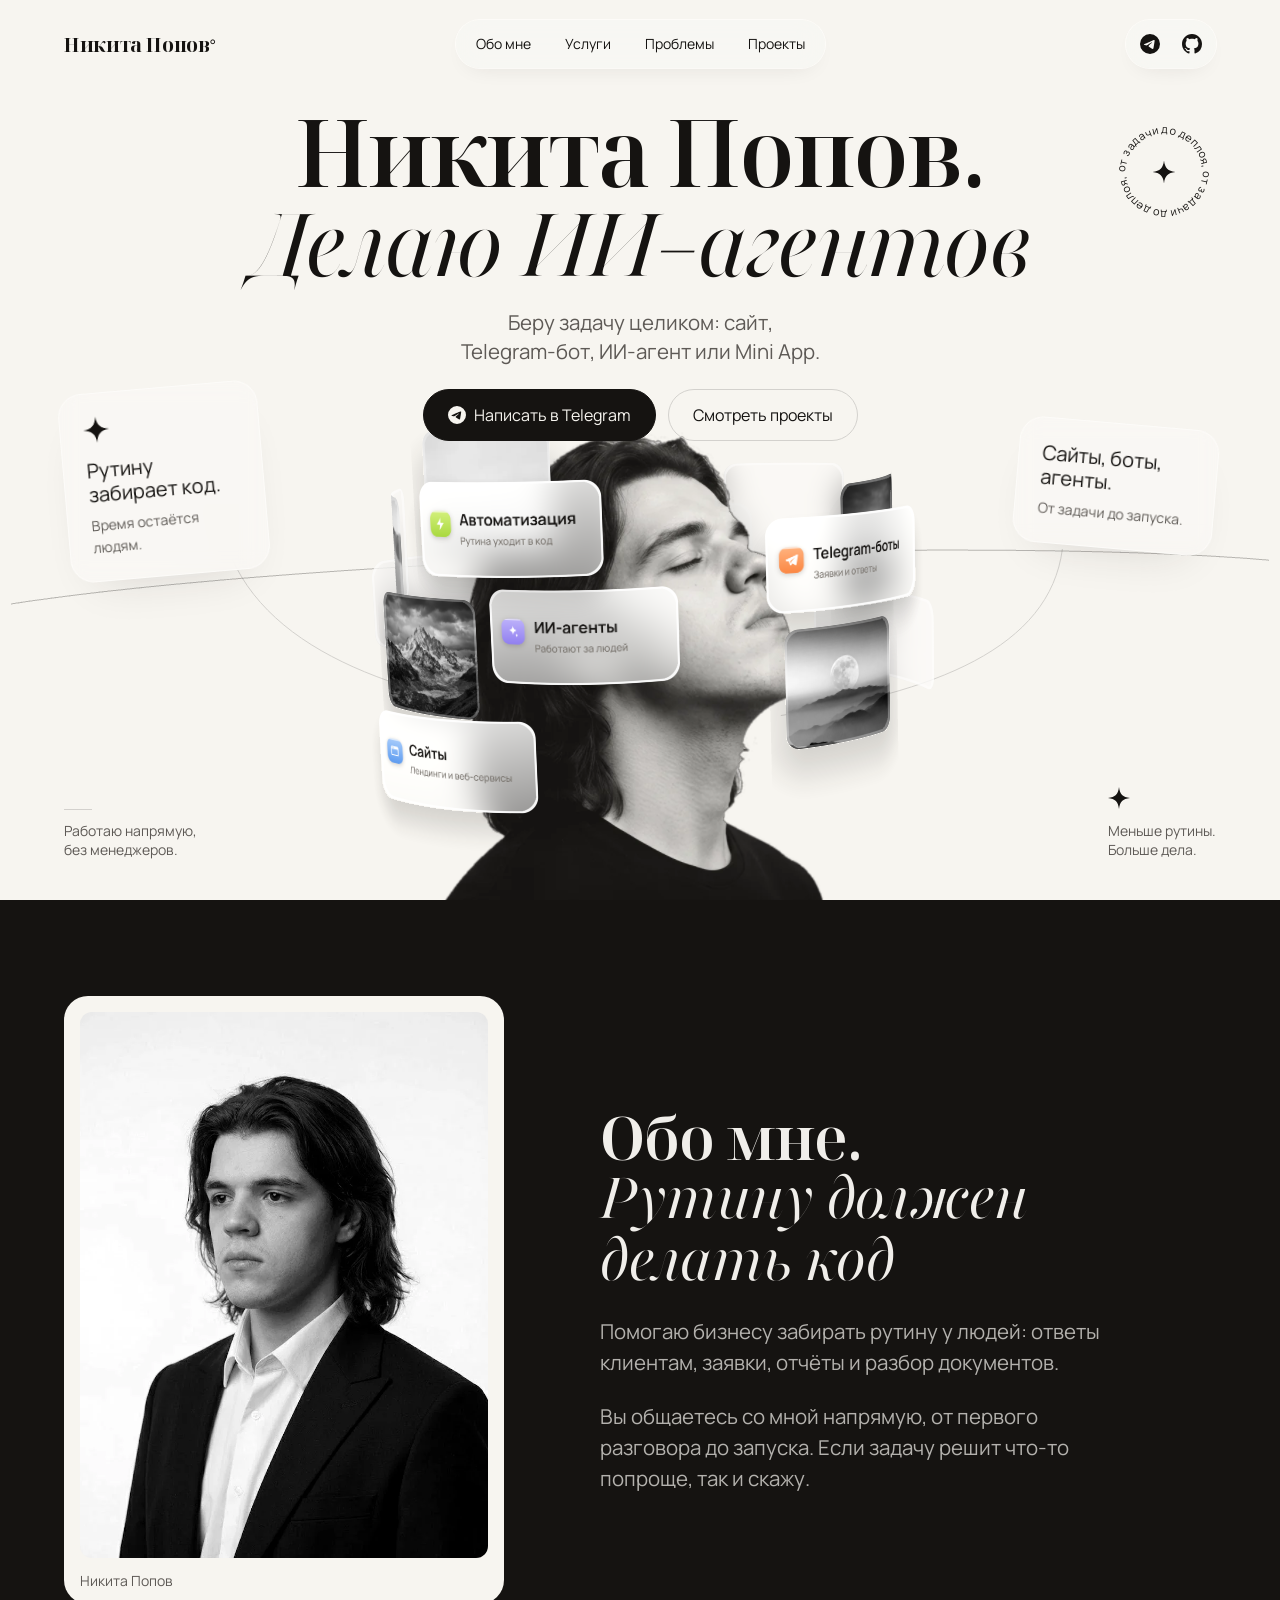
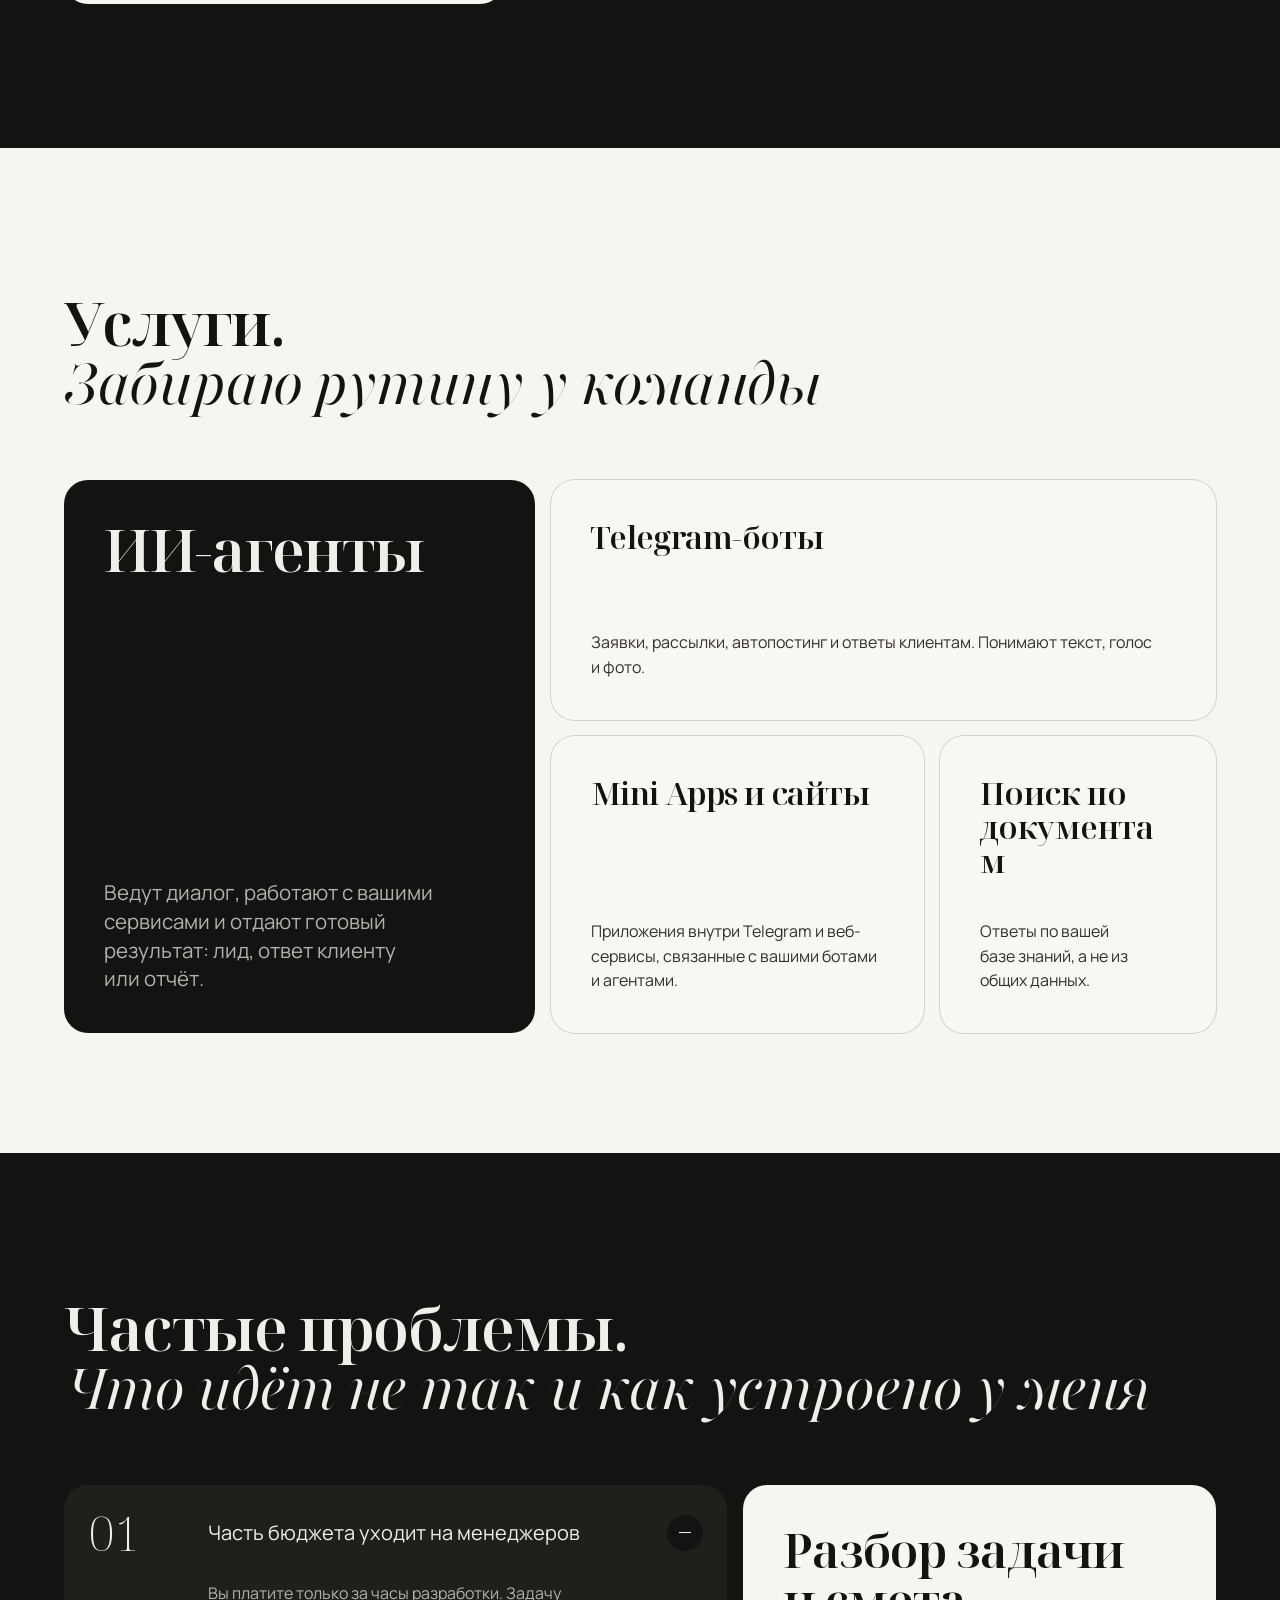
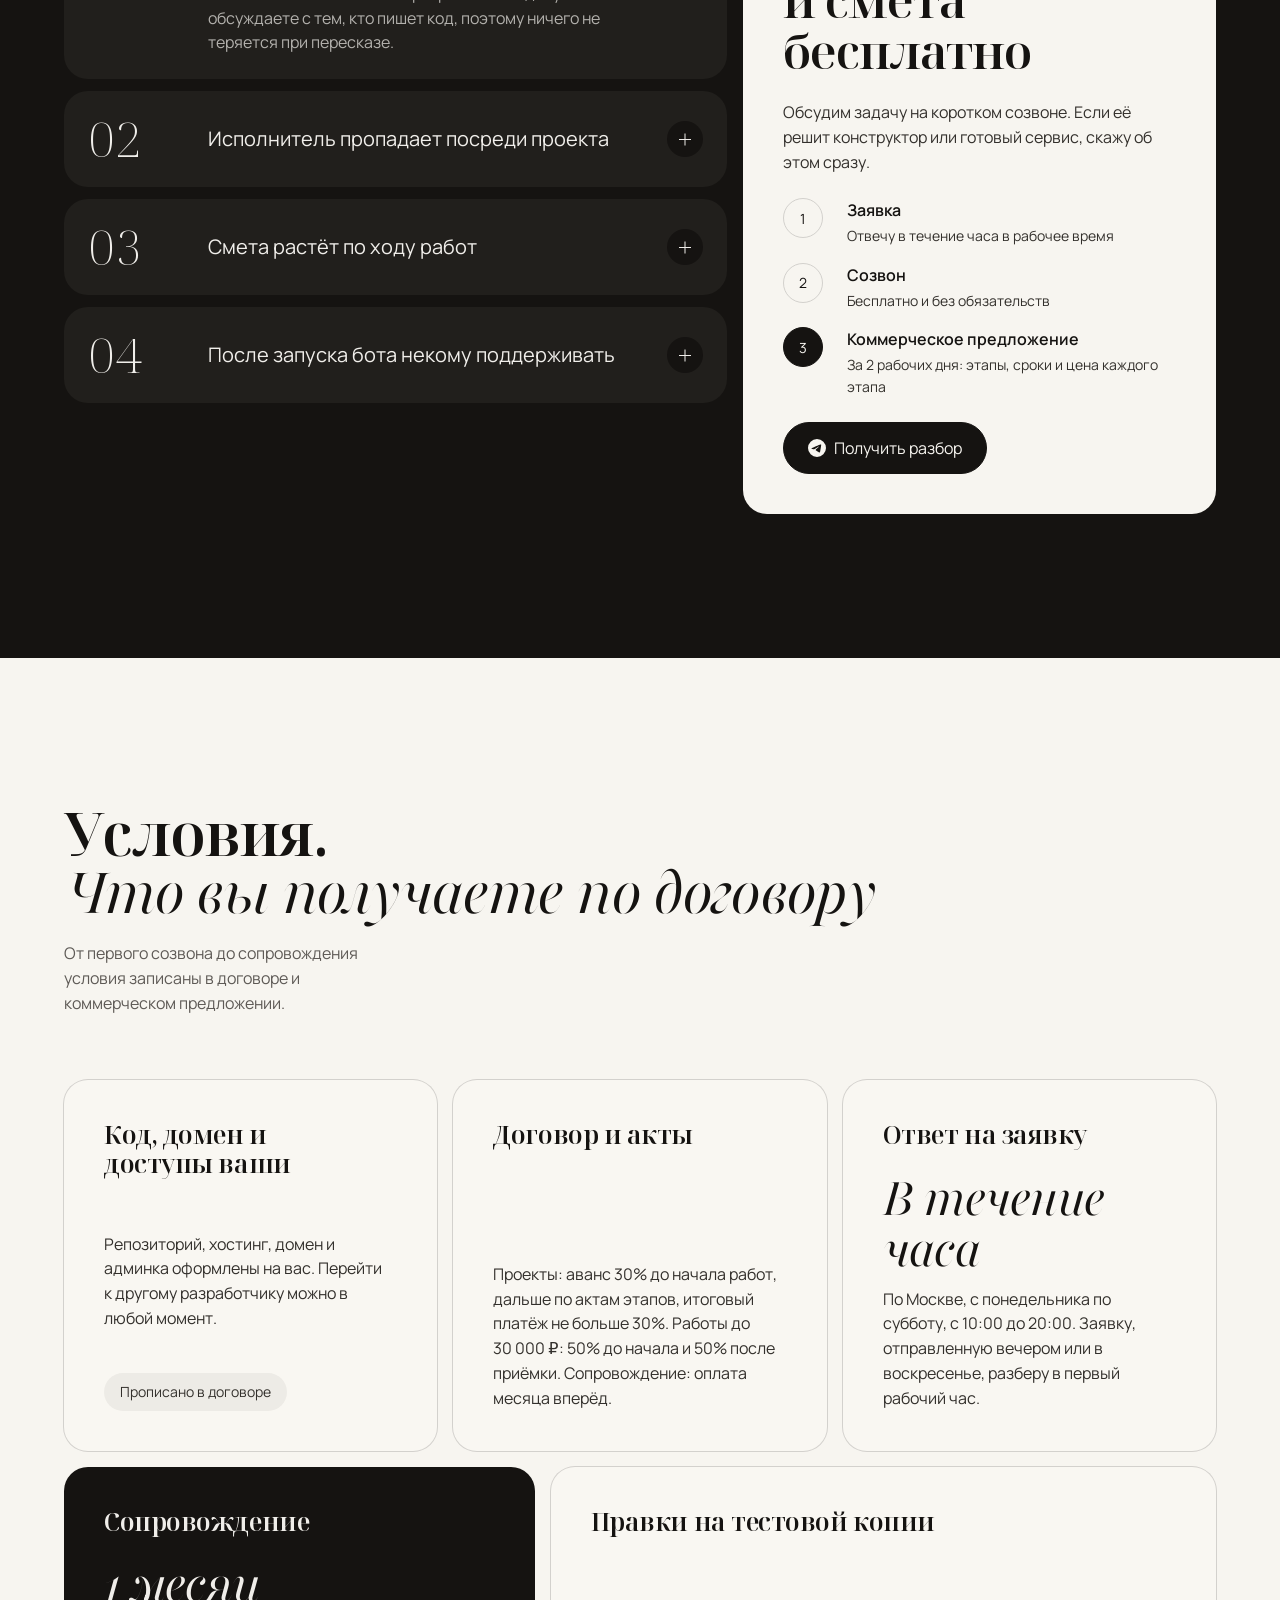
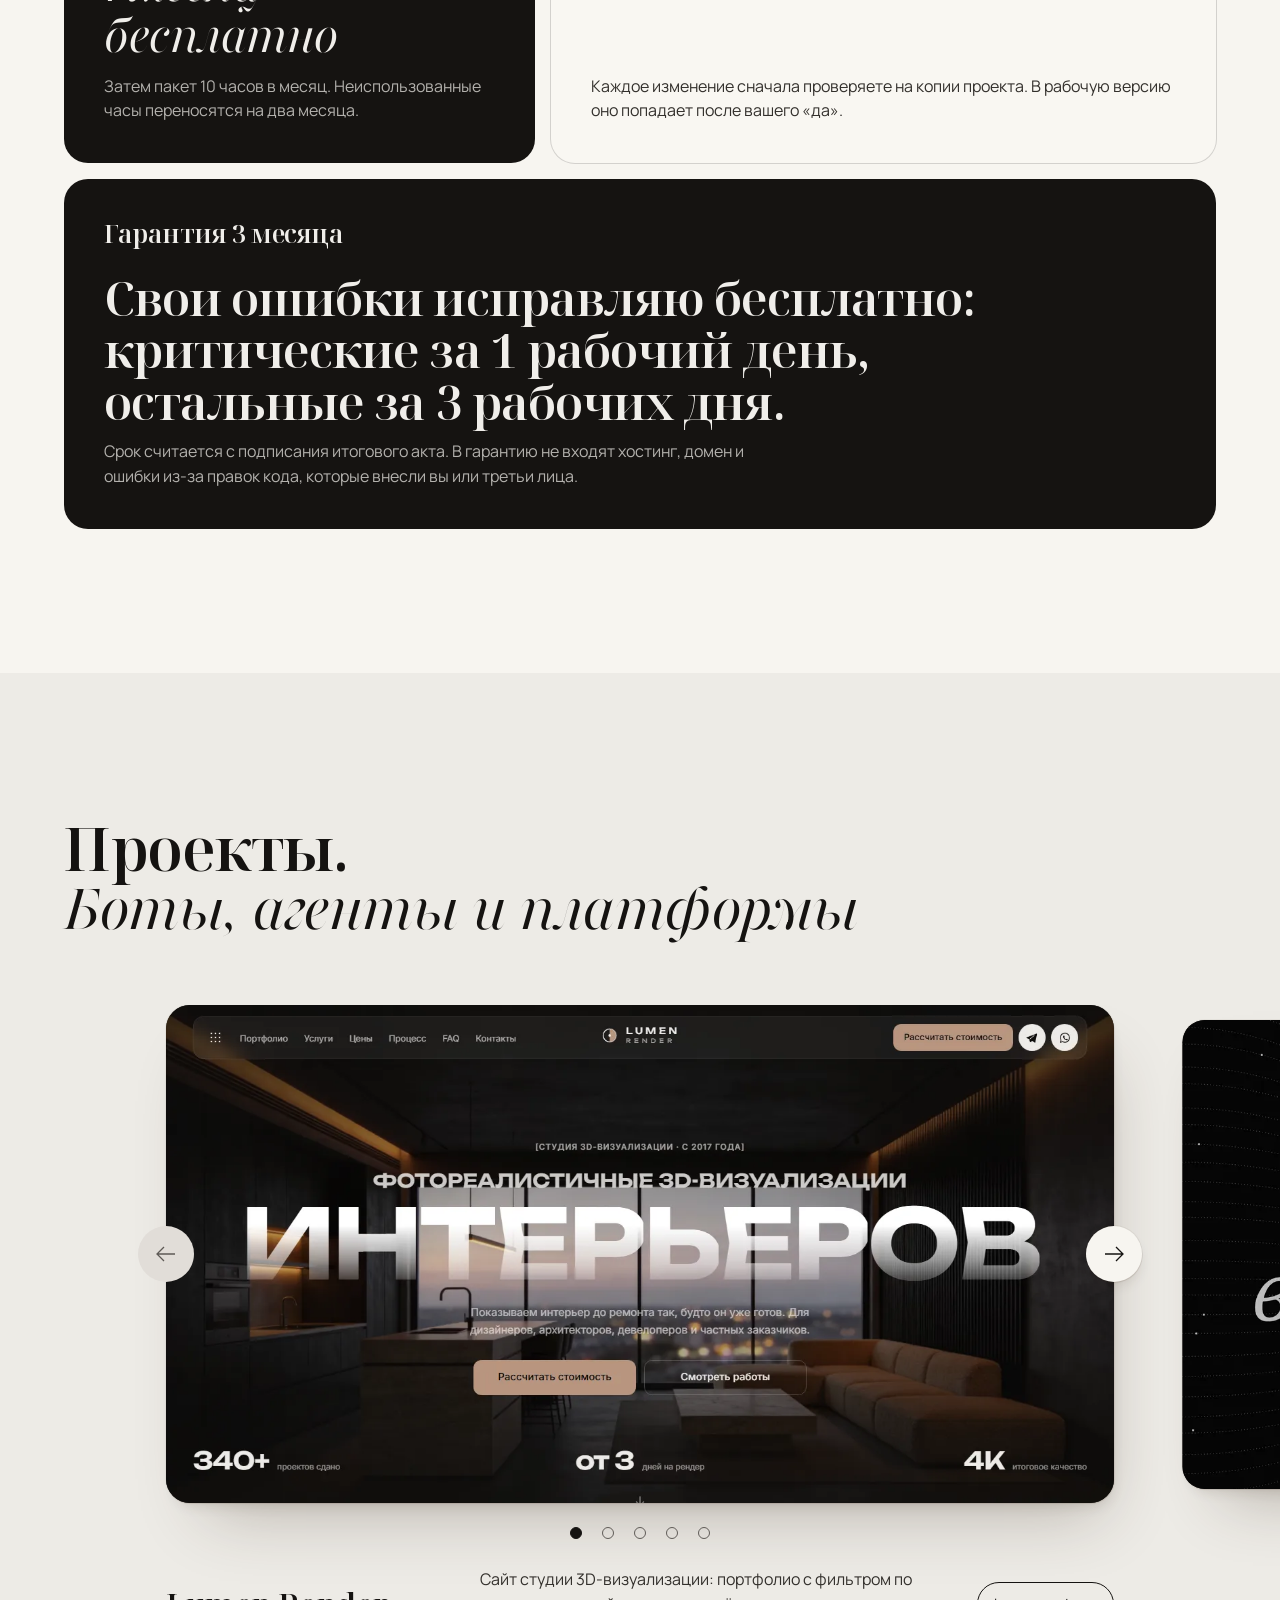
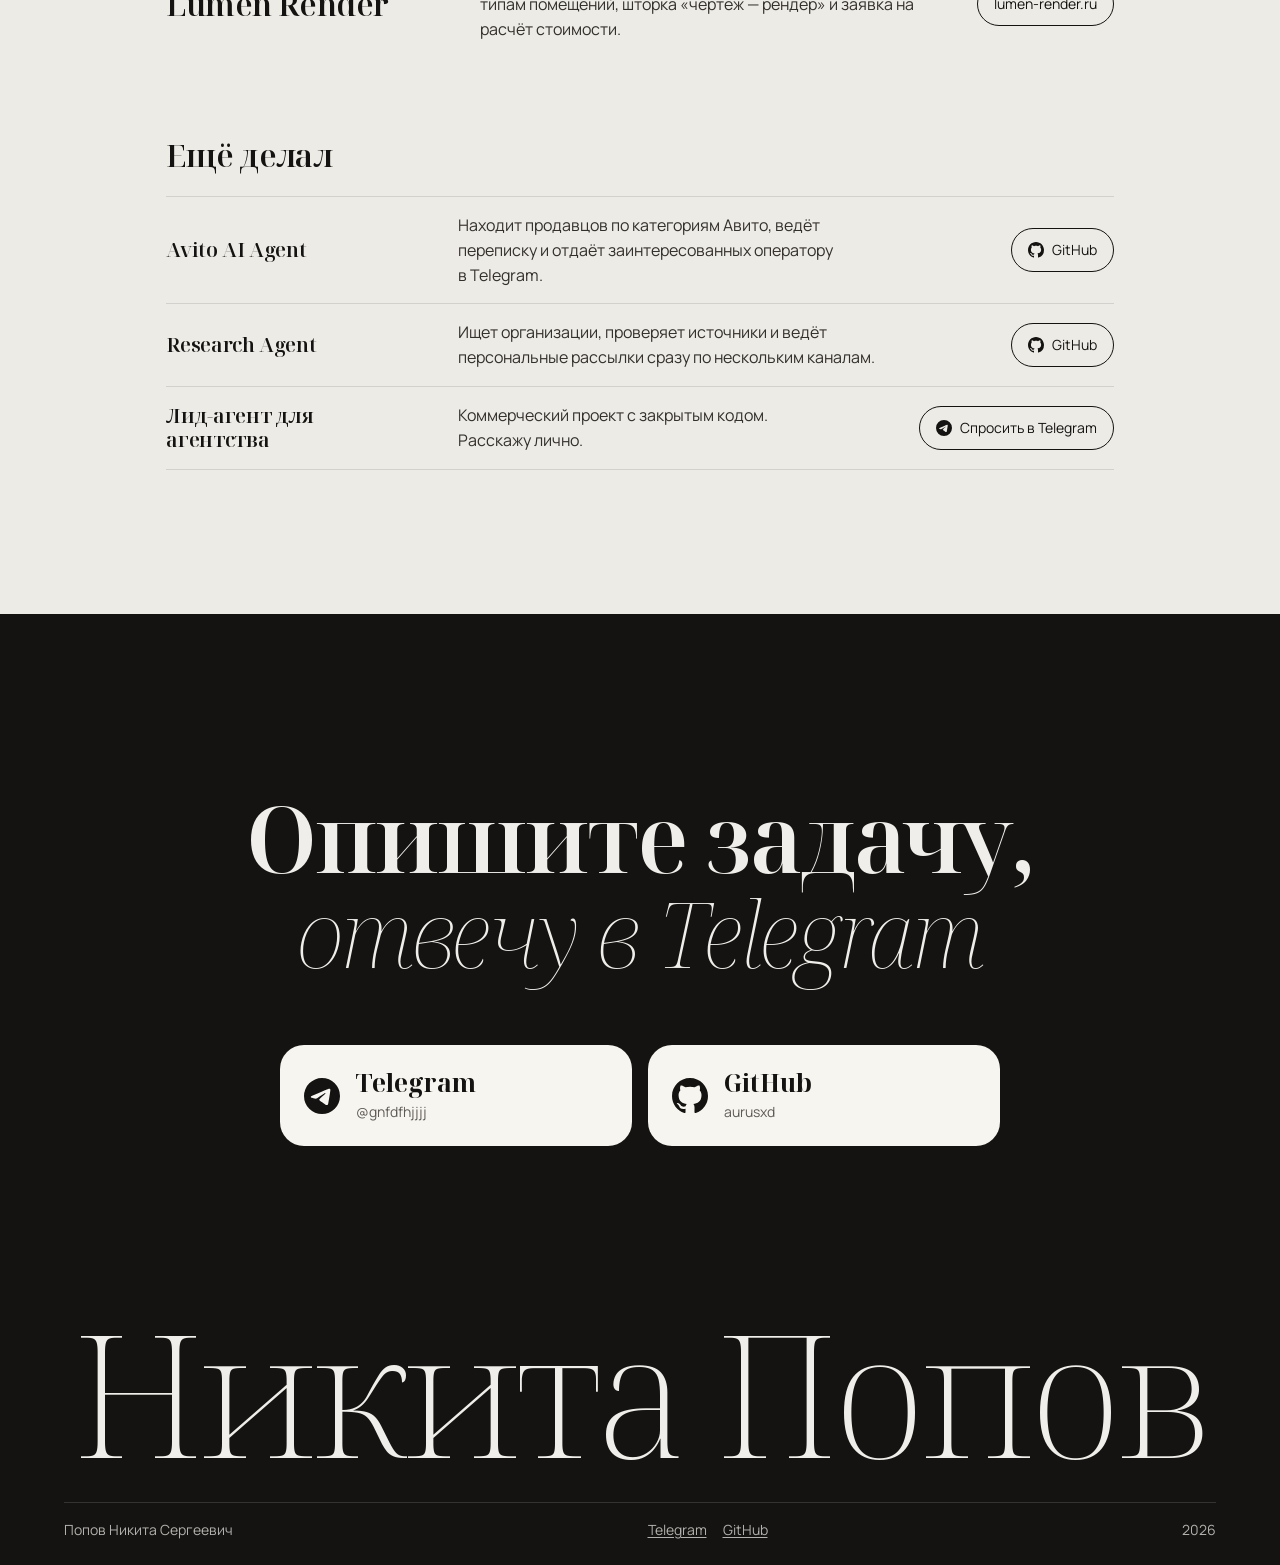
<file: index.html>
<!doctype html>
<html lang="ru">
<head>
<meta charset="utf-8">
<meta name="viewport" content="width=device-width, initial-scale=1">
<title>Никита Попов, разработчик ИИ-агентов и Telegram-ботов</title>
<meta name="description" content="Никита Попов делает сайты, Telegram-ботов, ИИ-агентов и Mini Apps. Услуги, проекты и контакты в Telegram и GitHub.">
<meta name="author" content="Никита Попов">
<meta name="robots" content="index, follow, max-image-preview:large">
<link rel="canonical" href="https://popov-dev.ru/">
<link rel="me" href="https://github.com/aurusxd">
<link rel="me" href="https://t.me/gnfdfhjjjj">
<meta name="theme-color" content="#f7f5f0">
<link rel="icon" href="favicon.svg" type="image/svg+xml">
<link rel="manifest" href="site.webmanifest">

<meta property="og:type" content="profile">
<meta property="og:locale" content="ru_RU">
<meta property="og:site_name" content="Никита Попов">
<meta property="og:title" content="Никита Попов, разработчик ИИ-агентов и Telegram-ботов">
<meta property="og:description" content="Сайты, Telegram-боты, ИИ-агенты и Mini Apps: услуги, проекты и контакты.">
<meta property="og:url" content="https://popov-dev.ru/">
<meta property="og:image" content="https://popov-dev.ru/assets/og.jpg">
<meta property="og:image:width" content="1200">
<meta property="og:image:height" content="630">
<meta property="og:image:alt" content="Никита Попов, чёрно-белый портрет и подпись: ИИ-агенты и боты">
<meta property="profile:first_name" content="Никита">
<meta property="profile:last_name" content="Попов">
<meta name="twitter:card" content="summary_large_image">

<link rel="preload" href="assets/fonts/nsd-cyrillic.woff2" as="font" type="font/woff2" crossorigin>
<link rel="preload" href="assets/fonts/playfair-italic-cyrillic.woff2" as="font" type="font/woff2" crossorigin>
<link rel="preload" href="assets/fonts/manrope-cyrillic.woff2" as="font" type="font/woff2" crossorigin>
<link rel="preload" as="image" href="assets/portrait.webp" imagesrcset="assets/portrait-440.webp 440w, assets/portrait.webp 720w" imagesizes="(min-width: 48rem) 560px, 100vw" fetchpriority="high">
<link rel="stylesheet" href="styles.css">
<script>
/* Поэтапное появление первого экрана. При reduced motion и без скриптов всё видно сразу. */
(function (c) {
  c.add('js');
  try { if (matchMedia('(prefers-reduced-motion: reduce)').matches) return; } catch (e) {}
  c.add('intro');
  /* Если main.js не загрузился, первый экран всё равно появится. */
  window.__introSafety = setTimeout(function () { c.remove('intro', 'intro-go'); }, 4000);
})(document.documentElement.classList);
/* Если WebGL-кольцо не собралось за 3 секунды, показать CSS-кольцо. */
setTimeout(function () { var c = document.documentElement.classList; if (!c.contains('gl')) c.add('no-gl'); }, 3000);
</script>

<script type="application/ld+json">
{
  "@context": "https://schema.org",
  "@graph": [
    {
      "@type": "WebSite",
      "@id": "https://popov-dev.ru/#site",
      "url": "https://popov-dev.ru/",
      "name": "Никита Попов",
      "inLanguage": "ru"
    },
    {
      "@type": "ProfilePage",
      "@id": "https://popov-dev.ru/#page",
      "url": "https://popov-dev.ru/",
      "name": "Никита Попов, разработчик ИИ-агентов и Telegram-ботов",
      "isPartOf": { "@id": "https://popov-dev.ru/#site" },
      "mainEntity": { "@id": "https://popov-dev.ru/#person" },
      "inLanguage": "ru"
    },
    {
      "@type": "Person",
      "@id": "https://popov-dev.ru/#person",
      "name": "Никита Попов",
      "alternateName": ["Попов Никита Сергеевич", "aurusxd"],
      "jobTitle": "Разработчик ИИ-агентов и Telegram-ботов",
      "url": "https://popov-dev.ru/",
      "image": "https://popov-dev.ru/assets/nikita.webp",
      "sameAs": ["https://github.com/aurusxd", "https://t.me/gnfdfhjjjj"],
      "knowsAbout": ["ИИ-агенты", "Telegram-боты", "Telegram Mini Apps", "RAG", "LLM", "Python", "TypeScript", "FastAPI", "SvelteKit"],
      "makesOffer": [{ "@type": "Offer", "itemOffered": { "@type": "Service", "name": "Разработка ИИ-агентов" } }, { "@type": "Offer", "itemOffered": { "@type": "Service", "name": "Разработка Telegram-ботов" } }, { "@type": "Offer", "itemOffered": { "@type": "Service", "name": "Telegram Mini Apps и сайты" } }, { "@type": "Offer", "itemOffered": { "@type": "Service", "name": "Поиск по документам" } }]
    },
    {
      "@type": "ItemList",
      "name": "Проекты",
      "itemListElement": [
        { "@type": "ListItem", "position": 1, "item": { "@type": "WebSite", "name": "Lumen Render", "url": "https://lumen-render.ru", "author": { "@id": "https://popov-dev.ru/#person" } } },
        { "@type": "ListItem", "position": 2, "item": { "@type": "WebSite", "name": "Zift", "url": "https://ziftdev.ru", "author": { "@id": "https://popov-dev.ru/#person" } } },
        { "@type": "ListItem", "position": 3, "item": { "@type": "WebSite", "name": "Lignum", "url": "https://lighumsite.vercel.app/", "author": { "@id": "https://popov-dev.ru/#person" } } },
        { "@type": "ListItem", "position": 4, "item": { "@type": "SoftwareApplication", "name": "Sentra", "url": "https://sentra.fun", "applicationCategory": "BusinessApplication", "operatingSystem": "Web", "author": { "@id": "https://popov-dev.ru/#person" } } },
        { "@type": "ListItem", "position": 5, "item": { "@type": "SoftwareApplication", "name": "AI Coach", "url": "https://t.me/coahaitrainer_bot", "applicationCategory": "HealthApplication", "operatingSystem": "Telegram", "author": { "@id": "https://popov-dev.ru/#person" } } },
        { "@type": "ListItem", "position": 6, "item": { "@type": "SoftwareSourceCode", "name": "Avito AI Agent", "codeRepository": "https://github.com/aurusxd/avito-ai-agent", "programmingLanguage": "Python", "author": { "@id": "https://popov-dev.ru/#person" } } },
        { "@type": "ListItem", "position": 7, "item": { "@type": "SoftwareSourceCode", "name": "Research Agent", "codeRepository": "https://github.com/aurusxd/research-agent", "programmingLanguage": "Python", "author": { "@id": "https://popov-dev.ru/#person" } } }
      ]
    }
  ]
}
</script>
</head>
<body>
<a class="skip" href="#main">К содержанию</a>

<svg class="sprite" aria-hidden="true" width="0" height="0">
  <symbol id="i-telegram" viewBox="0 0 24 24"><path fill="currentColor" d="M11.944 0A12 12 0 0 0 0 12a12 12 0 0 0 12 12 12 12 0 0 0 12-12A12 12 0 0 0 12 0a12 12 0 0 0-.056 0zm4.962 7.224c.1-.002.321.023.465.14a.506.506 0 0 1 .171.325c.016.093.036.306.02.472-.18 1.898-.962 6.502-1.36 8.627-.168.9-.499 1.201-.82 1.23-.696.065-1.225-.46-1.9-.902-1.056-.693-1.653-1.124-2.678-1.8-1.185-.78-.417-1.21.258-1.91.177-.184 3.247-2.977 3.307-3.23.007-.032.014-.15-.056-.212s-.174-.041-.249-.024c-.106.024-1.793 1.14-5.061 3.345-.48.33-.913.49-1.302.48-.428-.008-1.252-.241-1.865-.44-.752-.245-1.349-.374-1.297-.789.027-.216.325-.437.893-.663 3.498-1.524 5.83-2.529 6.998-3.014 3.332-1.386 4.025-1.627 4.476-1.635z"/></symbol>
  <symbol id="i-github" viewBox="0 0 16 16"><path fill="currentColor" d="M8 0C3.58 0 0 3.58 0 8c0 3.54 2.29 6.53 5.47 7.59.4.07.55-.17.55-.38 0-.19-.01-.82-.01-1.49-2.01.37-2.53-.49-2.69-.94-.09-.23-.48-.94-.82-1.13-.28-.15-.68-.52-.01-.53.63-.01 1.08.58 1.23.82.72 1.21 1.87.87 2.33.66.07-.52.28-.87.51-1.07-1.78-.2-3.64-.89-3.64-3.95 0-.87.31-1.59.82-2.15-.08-.2-.36-1.02.08-2.12 0 0 .67-.21 2.2.82.64-.18 1.32-.27 2-.27.68 0 1.36.09 2 .27 1.53-1.04 2.2-.82 2.2-.82.44 1.1.16 1.92.08 2.12.51.56.82 1.27.82 2.15 0 3.07-1.87 3.75-3.65 3.95.29.25.54.73.54 1.48 0 1.07-.01 1.93-.01 2.2 0 .21.15.46.55.38A8.013 8.013 0 0 0 16 8c0-4.42-3.58-8-8-8z"/></symbol>
  <symbol id="i-star" viewBox="0 0 24 24"><path fill="currentColor" d="M12 0c1 8 4 11 12 12-8 1-11 4-12 12-1-8-4-11-12-12 8-1 11-4 12-12z"/></symbol>
</svg>

<header class="nav" data-nav>
  <a class="nav__mark" href="#top" aria-label="Никита Попов, на главную">Никита Попов<sup aria-hidden="true">°</sup></a>
  <nav class="nav__links" aria-label="Разделы сайта">
    <a href="#about">Обо мне</a>
    <a href="#services">Услуги</a>
    <a href="#problems">Проблемы</a>
    <a href="#projects">Проекты</a>
  </nav>
  <div class="nav__widget" role="group" aria-label="Контакты">
    <a href="https://t.me/gnfdfhjjjj" target="_blank" rel="noopener me" aria-label="Telegram: @gnfdfhjjjj"><svg aria-hidden="true" width="20" height="20"><use href="#i-telegram"/></svg></a>
    <a href="https://github.com/aurusxd" target="_blank" rel="noopener me" aria-label="GitHub: aurusxd"><svg aria-hidden="true" width="20" height="20"><use href="#i-github"/></svg></a>
  </div>
  <details class="nav__menu">
    <summary aria-label="Открыть меню"><span aria-hidden="true"></span></summary>
    <nav aria-label="Разделы сайта, меню">
      <a href="#about">Обо мне</a>
      <a href="#services">Услуги</a>
      <a href="#problems">Проблемы</a>
      <a href="#projects">Проекты</a>
    </nav>
  </details>
</header>

<main id="main">
  <section class="hero" id="top" aria-labelledby="hero-title">
    <div class="hero__copy">
      <h1 class="hero__title" id="hero-title"><span class="semi">Никита Попов.</span> <span class="ital">Делаю <span class="nb">ИИ-агентов</span></span></h1>
      <p class="hero__lede">Беру задачу целиком: сайт, <span class="nb">Telegram-бот</span>, <span class="nb">ИИ-агент</span> или <span class="nb">Mini App</span>.</p>
      <div class="hero__actions">
        <a class="btn" href="https://t.me/gnfdfhjjjj" target="_blank" rel="noopener"><svg aria-hidden="true" width="18" height="18"><use href="#i-telegram"/></svg>Написать в Telegram</a>
        <a class="btn btn--quiet" href="#projects">Смотреть проекты</a>
      </div>
    </div>

    <svg class="lines" aria-hidden="true" viewBox="0 0 1000 1000" preserveAspectRatio="none">
      <path d="M170 560 C 180 700, 280 760, 395 790"/>
      <path d="M830 610 C 820 720, 730 770, 610 795"/>
    </svg>
    <div class="stage" data-stage>
      <div class="scene" data-scene>
        <img class="portrait" src="assets/portrait.webp" srcset="assets/portrait-440.webp 440w, assets/portrait.webp 720w" sizes="(min-width: 48rem) 560px, 100vw" width="720" height="720" alt="Никита Попов, чёрно-белый портрет: голова запрокинута, глаза закрыты" fetchpriority="high">
        <div class="ring" data-ring aria-hidden="true">
          <div class="ring__wire"></div>
          <div class="card card--photo" style="--t:-31deg; --y:-0.25; --img:url(assets/ring/sky.webp)"><div class="card__face"></div></div>
          <div class="card card--photo" style="--t:-56deg; --y:0.08; --img:url(assets/ring/mountain.webp)"><div class="card__face"></div></div>
          <div class="card card--photo" style="--t:80deg; --y:-0.12; --img:url(assets/ring/sea.webp)"><div class="card__face"></div></div>
          <div class="card card--photo" style="--t:59deg; --y:0.16; --img:url(assets/ring/moon.webp)"><div class="card__face"></div></div>
          <div class="card card--photo" style="--t:-82deg; --y:-0.12; --img:url(assets/ring/dunes.webp)"><div class="card__face"></div></div>
          <div class="card card--photo" style="--t:-165deg; --y:0.1; --img:url(assets/ring/sky.webp)"><div class="card__face"></div></div>
          <div class="card card--photo" style="--t:145deg; --y:-0.14; --img:url(assets/ring/mountain.webp)"><div class="card__face"></div></div>
          <div class="card" style="--t:-23deg; --y:-0.18; --chip:var(--chip-lime)"><div class="card__face"><span class="chip"><svg viewBox="0 0 24 24"><path d="M13 2 4.5 13.5H11L10 22l8.5-11.5H12z"/></svg></span><span class="card__text"><b>Автоматизация</b><small>Рутина уходит в код</small></span></div></div>
          <div class="card" style="--t:-42deg; --y:0.29; --chip:var(--chip-blue)"><div class="card__face"><span class="chip"><svg viewBox="0 0 24 24"><path d="M4.5 4h15A2.5 2.5 0 0 1 22 6.5v11a2.5 2.5 0 0 1-2.5 2.5h-15A2.5 2.5 0 0 1 2 17.5v-11A2.5 2.5 0 0 1 4.5 4zM4 9v8.5a.5.5 0 0 0 .5.5h15a.5.5 0 0 0 .5-.5V9zm2-3.4a1 1 0 1 0 0 2 1 1 0 0 0 0-2zm3 0a1 1 0 1 0 0 2 1 1 0 0 0 0-2z"/></svg></span><span class="card__text"><b>Сайты</b><small>Лендинги и веб-сервисы</small></span></div></div>
          <div class="card" style="--t:-7deg; --y:0.03; --chip:var(--chip-violet)"><div class="card__face"><span class="chip"><svg viewBox="0 0 24 24"><path d="M12 2.5c.7 4.6 2.6 6.6 7.5 7.5-4.9.9-6.8 2.9-7.5 7.5-.7-4.6-2.6-6.6-7.5-7.5 4.9-.9 6.8-2.9 7.5-7.5zM18.5 15c.3 1.9 1.1 2.7 3 3-1.9.3-2.7 1.1-3 3-.3-1.9-1.1-2.7-3-3 1.9-.3 2.7-1.1 3-3z"/></svg></span><span class="card__text"><b>ИИ-агенты</b><small>Работают за людей</small></span></div></div>
          <div class="card" style="--t:57deg; --y:-0.09; --chip:var(--chip-orange)"><div class="card__face"><span class="chip"><svg viewBox="0 0 24 24"><path d="M21.5 3.2 2.8 10.6c-.9.4-.8 1.6.1 1.9l4.6 1.5 1.8 5.6c.3.8 1.3 1 1.8.4l2.6-2.9 4.6 3.4c.7.5 1.6.1 1.8-.7L23 4.5c.2-.9-.7-1.6-1.5-1.3zM9.6 13.6l8.2-6.1-6.6 7.2-.4 3z"/></svg></span><span class="card__text"><b>Telegram-боты</b><small>Заявки и ответы</small></span></div></div>
          <div class="card" style="--t:112deg; --y:0.1; --chip:var(--chip-violet)"><div class="card__face"><span class="chip"><svg viewBox="0 0 24 24"><path d="M5 3.5h9.5a3 3 0 0 1 3 3V20a.5.5 0 0 1-.8.4L14 18.5H5a1.5 1.5 0 0 1-1.5-1.5V5A1.5 1.5 0 0 1 5 3.5zM7 8h7v1.6H7zm0 3.4h5v1.6H7z"/></svg></span><span class="card__text"><b>Базы знаний</b><small>Ответы по документам</small></span></div></div>
          <div class="card" style="--t:178deg; --y:-0.08; --chip:var(--chip-lime)"><div class="card__face"><span class="chip"><svg viewBox="0 0 24 24"><path d="M4 4h7v7H4zm9 0h7v7h-7zM4 13h7v7H4zm9 0h7v7h-7z"/></svg></span><span class="card__text"><b>Mini Apps</b><small>Сервисы в Telegram</small></span></div></div>
          <div class="card" style="--t:-125deg; --y:0; --chip:var(--chip-orange)"><div class="card__face"><span class="chip"><svg viewBox="0 0 24 24"><path d="M9 2h2v5h2V2h2v5h1.5a1 1 0 0 1 1 1v3.5a5.5 5.5 0 0 1-4.5 5.4V22h-2v-5.1a5.5 5.5 0 0 1-4.5-5.4V8a1 1 0 0 1 1-1H9z"/></svg></span><span class="card__text"><b>Интеграции</b><small>CRM, почта, каналы</small></span></div></div>
        </div>
      </div>
    </div>

    <div class="side side--left">
      <svg class="side__icon" aria-hidden="true" width="26" height="26"><use href="#i-star"/></svg>
      <p class="side__title">Рутину забирает код.</p>
      <p class="side__note">Время остаётся людям.</p>
    </div>
    <div class="side side--right">
      <p class="side__title">Сайты, боты, агенты.</p>
      <p class="side__note">От задачи до запуска.</p>
    </div>

    <svg class="seal" aria-hidden="true" viewBox="0 0 100 100" width="104" height="104">
      <defs><path id="seal-path" d="M50 50 m-37 0 a37 37 0 1 1 74 0 a37 37 0 1 1 -74 0"/></defs>
      <text><textPath href="#seal-path" textLength="228" lengthAdjust="spacing">от задачи до деплоя, от задачи до деплоя,</textPath></text>
      <use href="#i-star" x="39" y="39" width="22" height="22"/>
    </svg>

    <p class="note note--left">Работаю напрямую,<br>без менеджеров.</p>
    <p class="note note--right"><svg aria-hidden="true" width="22" height="22"><use href="#i-star"/></svg><span>Меньше рутины.<br>Больше дела.</span></p>
  </section>

  <section class="about on-ink" id="about" aria-labelledby="about-title">
    <div class="container about__grid">
      <figure class="print" data-reveal>
        <img src="assets/nikita.webp" width="765" height="1024" loading="lazy" decoding="async" alt="Никита Попов в чёрном пиджаке и белой рубашке, студийный портрет">
        <figcaption>Никита Попов</figcaption>
      </figure>
      <div class="about__body">
        <h2 class="head" id="about-title"><span class="semi">Обо мне.</span> <span class="ital">Рутину должен делать код</span></h2>
        <p class="about__text">Помогаю бизнесу забирать рутину у людей: ответы клиентам, заявки, отчёты и разбор документов.</p>
        <p class="about__text">Вы общаетесь со мной напрямую, от первого разговора до запуска. Если задачу решит что-то попроще, так и скажу.</p>
      </div>
    </div>
  </section>

  <section class="services" id="services" aria-labelledby="services-title">
    <div class="container">
      <h2 class="head" id="services-title"><span class="semi">Услуги.</span> <span class="ital">Забираю рутину у команды</span></h2>
      <div class="bento">
        <article class="cell cell--ink" data-reveal>
          <h3>ИИ-агенты</h3>
          <p>Ведут диалог, работают с вашими сервисами и отдают готовый результат: лид, ответ клиенту или отчёт.</p>
        </article>
        <article class="cell cell--wide" data-reveal>
          <h3>Telegram-боты</h3>
          <p>Заявки, рассылки, автопостинг и ответы клиентам. Понимают текст, голос и фото.</p>
        </article>
        <article class="cell" data-reveal>
          <h3>Mini Apps и сайты</h3>
          <p>Приложения внутри Telegram и веб-сервисы, связанные с вашими ботами и агентами.</p>
        </article>
        <article class="cell" data-reveal>
          <h3>Поиск по документам</h3>
          <p>Ответы по вашей базе знаний, а не из общих данных.</p>
        </article>
      </div>
    </div>
  </section>

  <section class="problems on-ink" id="problems" aria-labelledby="problems-title">
    <div class="container">
      <h2 class="head" id="problems-title"><span class="semi">Частые проблемы.</span> <span class="ital">Что идёт не так и как устроено у меня</span></h2>
      <div class="problems__grid">
        <ol class="faq">
          <li data-reveal>
            <details name="problems" open>
              <summary><span class="faq__num" aria-hidden="true">01</span><h3>Часть бюджета уходит на менеджеров</h3><span class="faq__mark" aria-hidden="true"></span></summary>
              <p>Вы платите только за часы разработки. Задачу обсуждаете с тем, кто пишет код, поэтому ничего не теряется при пересказе.</p>
            </details>
          </li>
          <li data-reveal>
            <details name="problems">
              <summary><span class="faq__num" aria-hidden="true">02</span><h3>Исполнитель пропадает посреди проекта</h3><span class="faq__mark" aria-hidden="true"></span></summary>
              <p>Работаю по договору: аванс 30% до начала работ, дальше по актам этапов, итоговый платёж не больше 30%. Код, домен и доступы с первого дня оформлены на вас, поэтому проект можно продолжить с другим разработчиком.</p>
            </details>
          </li>
          <li data-reveal>
            <details name="problems">
              <summary><span class="faq__num" aria-hidden="true">03</span><h3>Смета растёт по ходу работ</h3><span class="faq__mark" aria-hidden="true"></span></summary>
              <p>Цену каждого этапа фиксирую по ТЗ до начала работ. Новую задачу оцениваю отдельно, и вы решаете, брать ли её.</p>
            </details>
          </li>
          <li data-reveal>
            <details name="problems">
              <summary><span class="faq__num" aria-hidden="true">04</span><h3>После запуска бота некому поддерживать</h3><span class="faq__mark" aria-hidden="true"></span></summary>
              <p>Первый месяц сопровождения бесплатный. Затем пакет 10 часов в месяц, а неиспользованные часы переносятся на два месяца.</p>
            </details>
          </li>
        </ol>

        <aside class="offer" aria-labelledby="offer-title" data-reveal>
          <h3 id="offer-title">Разбор задачи и смета бесплатно</h3>
          <p class="offer__lede">Обсудим задачу на коротком созвоне. Если её решит конструктор или готовый сервис, скажу об этом сразу.</p>
          <ol class="steps">
            <li><strong>Заявка</strong><span>Отвечу в течение часа в рабочее время</span></li>
            <li><strong>Созвон</strong><span>Бесплатно и без обязательств</span></li>
            <li><strong>Коммерческое предложение</strong><span>За 2 рабочих дня: этапы, сроки и цена каждого этапа</span></li>
          </ol>
          <a class="btn" href="https://t.me/gnfdfhjjjj" target="_blank" rel="noopener"><svg aria-hidden="true" width="18" height="18"><use href="#i-telegram"/></svg>Получить разбор</a>
        </aside>
      </div>
    </div>
  </section>

  <section class="terms" id="terms" aria-labelledby="terms-title">
    <div class="container">
      <div class="terms__head">
        <h2 class="head" id="terms-title"><span class="semi">Условия.</span> <span class="ital">Что вы получаете по договору</span></h2>
        <p class="terms__lede">От первого созвона до сопровождения условия записаны в договоре и коммерческом предложении.</p>
      </div>
      <div class="terms__grid">
        <article class="term" data-reveal>
          <h3>Код, домен и доступы ваши</h3>
          <p>Репозиторий, хостинг, домен и админка оформлены на вас. Перейти к другому разработчику можно в любой момент.</p>
          <p class="term__tag">Прописано в договоре</p>
        </article>
        <article class="term" data-reveal>
          <h3>Договор и акты</h3>
          <p>Проекты: аванс 30% до начала работ, дальше по актам этапов, итоговый платёж не больше 30%. Работы до 30&nbsp;000&nbsp;₽: 50% до начала и 50% после приёмки. Сопровождение: оплата месяца вперёд.</p>
        </article>
        <article class="term" data-reveal>
          <h3>Ответ на заявку</h3>
          <p class="term__big"><span class="ital">В течение часа</span></p>
          <p>По Москве, с понедельника по субботу, с 10:00 до 20:00. Заявку, отправленную вечером или в воскресенье, разберу в первый рабочий час.</p>
        </article>
        <article class="term term--ink term--narrow" data-reveal>
          <h3>Сопровождение</h3>
          <p class="term__big"><span class="ital">1 месяц бесплатно</span></p>
          <p>Затем пакет 10 часов в месяц. Неиспользованные часы переносятся на два месяца.</p>
        </article>
        <article class="term term--wide" data-reveal>
          <h3>Правки на тестовой копии</h3>
          <p>Каждое изменение сначала проверяете на копии проекта. В рабочую версию оно попадает после вашего «да».</p>
        </article>
        <article class="term term--ink term--full" data-reveal>
          <h3>Гарантия 3 месяца</h3>
          <p class="term__lead">Свои ошибки исправляю бесплатно: критические за 1 рабочий день, остальные за 3 рабочих дня.</p>
          <p>Срок считается с подписания итогового акта. В гарантию не входят хостинг, домен и ошибки из-за правок кода, которые внесли вы или третьи лица.</p>
        </article>
      </div>
    </div>
  </section>

  <section class="projects" id="projects" aria-labelledby="projects-title" data-projects>
    <div class="container">
      <h2 class="head" id="projects-title"><span class="semi">Проекты.</span> <span class="ital">Боты, агенты и платформы</span></h2>
    </div>

      <div class="gallery" data-gallery role="group" aria-roledescription="галерея" aria-label="Проекты Никиты Попова">
        <button class="gallery__arrow gallery__arrow--prev" type="button" data-prev disabled aria-label="Предыдущий проект"><svg aria-hidden="true" width="22" height="22" viewBox="0 0 22 22" fill="none" stroke="currentColor" stroke-width="1.3"><path d="M20 11H2M9 4l-7 7 7 7"/></svg></button>
        <button class="gallery__arrow gallery__arrow--next" type="button" data-next aria-label="Следующий проект"><svg aria-hidden="true" width="22" height="22" viewBox="0 0 22 22" fill="none" stroke="currentColor" stroke-width="1.3"><path d="M2 11h18M13 4l7 7-7 7"/></svg></button>
        <div class="gallery__dots" role="group" aria-label="Выбор проекта">
          <button class="dot" type="button" data-dot aria-current="true" aria-label="Проект 1: Lumen Render"></button>
          <button class="dot" type="button" data-dot aria-label="Проект 2: Zift"></button>
          <button class="dot" type="button" data-dot aria-label="Проект 3: Lignum"></button>
          <button class="dot" type="button" data-dot aria-label="Проект 4: Sentra"></button>
          <button class="dot" type="button" data-dot aria-label="Проект 5: AI Coach"></button>
        </div>
        <div class="gallery__track" data-track>
          <article class="slide" data-slide aria-label="Проект 1 из 5: Lumen Render">
            <a class="slide__frame" href="https://lumen-render.ru" target="_blank" rel="noopener" draggable="false" aria-label="Открыть сайт Lumen Render">
              <img src="assets/projects/lumen.webp" width="1400" height="778" decoding="sync" draggable="false" alt="Главная страница Lumen Render: фотореалистичные 3D-визуализации интерьеров">
            </a>
            <div class="slide__text">
              <h3>Lumen Render</h3>
              <p>Сайт студии 3D-визуализации: портфолио с фильтром по типам помещений, шторка «чертёж — рендер» и заявка на расчёт стоимости.</p>
              <p class="slide__links"><a class="pill" href="https://lumen-render.ru" target="_blank" rel="noopener">lumen-render.ru</a></p>
            </div>
          </article>

          <article class="slide" data-slide aria-label="Проект 2 из 5: Zift">
            <a class="slide__frame" href="https://ziftdev.ru" target="_blank" rel="noopener" draggable="false" aria-label="Открыть сайт Zift">
              <img src="assets/projects/zift.webp" width="1400" height="778" decoding="sync" draggable="false" alt="Главная страница Zift с заголовком «Встраиваем ИИ в реальную работу»">
            </a>
            <div class="slide__text">
              <h3>Zift</h3>
              <p>Сайт инженерной студии: три ИИ-ассистента и форма заявок.</p>
              <p class="slide__links"><a class="pill" href="https://ziftdev.ru" target="_blank" rel="noopener">ziftdev.ru</a> <a class="pill" href="https://github.com/aurusxd/Zift" target="_blank" rel="noopener"><svg aria-hidden="true" width="16" height="16"><use href="#i-github"/></svg>GitHub</a></p>
            </div>
          </article>

          <article class="slide" data-slide aria-label="Проект 3 из 5: Lignum">
            <a class="slide__frame" href="https://lighumsite.vercel.app/" target="_blank" rel="noopener" draggable="false" aria-label="Открыть сайт Lignum">
              <img src="assets/projects/lignum.webp" width="1280" height="628" decoding="sync" draggable="false" alt="Главная страница Lignum: кухни и шкафы на заказ, графитовые фасады и шпон дуба">
            </a>
            <div class="slide__text">
              <h3>Lignum</h3>
              <p>Сайт студии корпусной мебели: конфигуратор с расчётом цены, каталог, портфолио с фильтрами и заявка в Telegram.</p>
              <p class="slide__links"><a class="pill" href="https://lighumsite.vercel.app/" target="_blank" rel="noopener">lighumsite.vercel.app</a></p>
            </div>
          </article>

          <article class="slide" data-slide aria-label="Проект 4 из 5: Sentra">
            <a class="slide__frame slide__frame--left" href="https://sentra.fun" target="_blank" rel="noopener" draggable="false" aria-label="Открыть сайт Sentra">
              <img src="assets/projects/sentra.webp" width="1760" height="880" decoding="sync" draggable="false" alt="Главная страница Sentra: ИИ-сотрудник, который отвечает клиентам в Telegram">
            </a>
            <div class="slide__text">
              <h3>Sentra</h3>
              <p>Платформа для автоматизации коммуникаций: веб-интерфейс, REST API, диалоги, файлы, интеграции с Telegram и MAX.</p>
              <p class="slide__links"><a class="pill" href="https://sentra.fun" target="_blank" rel="noopener">sentra.fun</a> <a class="pill" href="https://github.com/aurusxd/Sentra" target="_blank" rel="noopener"><svg aria-hidden="true" width="16" height="16"><use href="#i-github"/></svg>GitHub</a></p>
            </div>
          </article>

          <article class="slide" data-slide aria-label="Проект 5 из 5: AI Coach">
            <a class="slide__frame slide__frame--phone" href="https://t.me/coahaitrainer_bot" target="_blank" rel="noopener" draggable="false" aria-label="Открыть бота AI Coach в Telegram">
              <img src="assets/projects/ai-coach.webp" width="369" height="584" decoding="sync" draggable="false" alt="Экран приложения AI Coach: неделя тренировок и программа, собранная ИИ">
            </a>
            <div class="slide__text">
              <h3>AI Coach</h3>
              <p>Фитнес-приложение в Telegram: ИИ-тренер собирает программу, журнал хранит подходы и веса.</p>
              <p class="slide__links"><a class="pill" href="https://t.me/coahaitrainer_bot" target="_blank" rel="noopener"><svg aria-hidden="true" width="16" height="16"><use href="#i-telegram"/></svg>Открыть бота</a> <a class="pill" href="https://github.com/aurusxd/fitness-app" target="_blank" rel="noopener"><svg aria-hidden="true" width="16" height="16"><use href="#i-github"/></svg>GitHub</a></p>
            </div>
          </article>
        </div>
      </div>

      <div class="more">
        <h3 class="more__title">Ещё делал</h3>
        <ul class="more__list">
          <li class="more__row">
            <h4>Avito AI Agent</h4>
            <p>Находит продавцов по категориям Авито, ведёт переписку и отдаёт заинтересованных оператору в Telegram.</p>
            <a class="pill" href="https://github.com/aurusxd/avito-ai-agent" target="_blank" rel="noopener" aria-label="Avito AI Agent на GitHub"><svg aria-hidden="true" width="16" height="16"><use href="#i-github"/></svg>GitHub</a>
          </li>
          <li class="more__row">
            <h4>Research Agent</h4>
            <p>Ищет организации, проверяет источники и ведёт персональные рассылки сразу по нескольким каналам.</p>
            <a class="pill" href="https://github.com/aurusxd/research-agent" target="_blank" rel="noopener" aria-label="Research Agent на GitHub"><svg aria-hidden="true" width="16" height="16"><use href="#i-github"/></svg>GitHub</a>
          </li>
          <li class="more__row">
            <h4>Лид-агент для агентства</h4>
            <p>Коммерческий проект с закрытым кодом. Расскажу лично.</p>
            <a class="pill" href="https://t.me/gnfdfhjjjj" target="_blank" rel="noopener"><svg aria-hidden="true" width="16" height="16"><use href="#i-telegram"/></svg>Спросить в Telegram</a>
          </li>
        </ul>
      </div>
  </section>

  <section class="contact on-ink" id="contact" aria-labelledby="contact-title">
    <div class="container">
      <h2 class="contact__title" id="contact-title"><span class="semi">Опишите задачу,</span> <span class="ital">отвечу в&nbsp;Telegram</span></h2>
      <div class="widgets">
        <a class="widget" href="https://t.me/gnfdfhjjjj" target="_blank" rel="noopener me">
          <svg aria-hidden="true" width="36" height="36"><use href="#i-telegram"/></svg>
          <span class="widget__name">Telegram</span>
          <span class="widget__handle">@gnfdfhjjjj</span>
        </a>
        <a class="widget" href="https://github.com/aurusxd" target="_blank" rel="noopener me">
          <svg aria-hidden="true" width="36" height="36"><use href="#i-github"/></svg>
          <span class="widget__name">GitHub</span>
          <span class="widget__handle">aurusxd</span>
        </a>
      </div>
    </div>
  </section>
</main>

<footer class="footer on-ink">
  <div class="container">
    <p class="footer__name" aria-hidden="true">Никита Попов</p>
    <div class="footer__row">
      <p>Попов Никита Сергеевич</p>
      <p class="footer__links"><a href="https://t.me/gnfdfhjjjj" target="_blank" rel="noopener">Telegram</a> <a href="https://github.com/aurusxd" target="_blank" rel="noopener">GitHub</a></p>
      <p>2026</p>
    </div>
  </div>
</footer>

<script src="main.js" defer></script>
<script src="ring.js" defer></script>
<script src="gallery.js" defer></script>
</body>
</html>
</file>
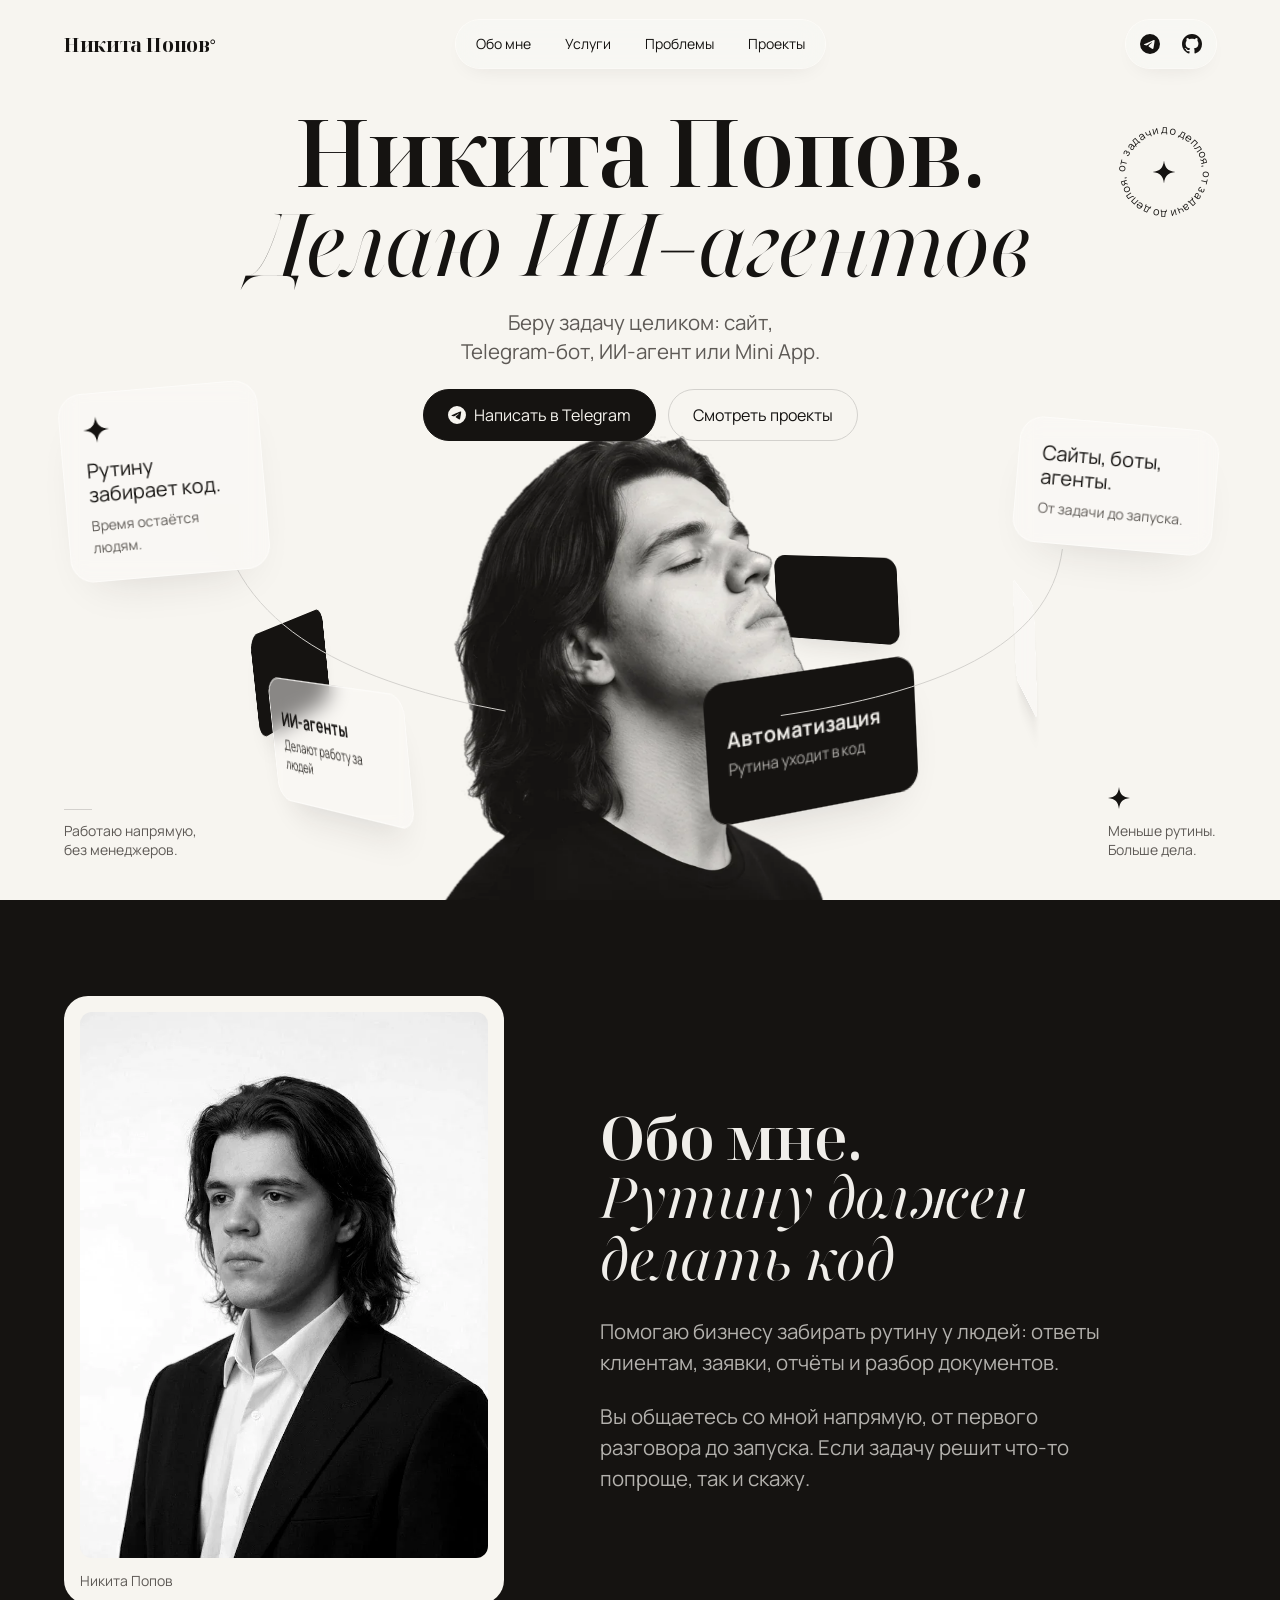
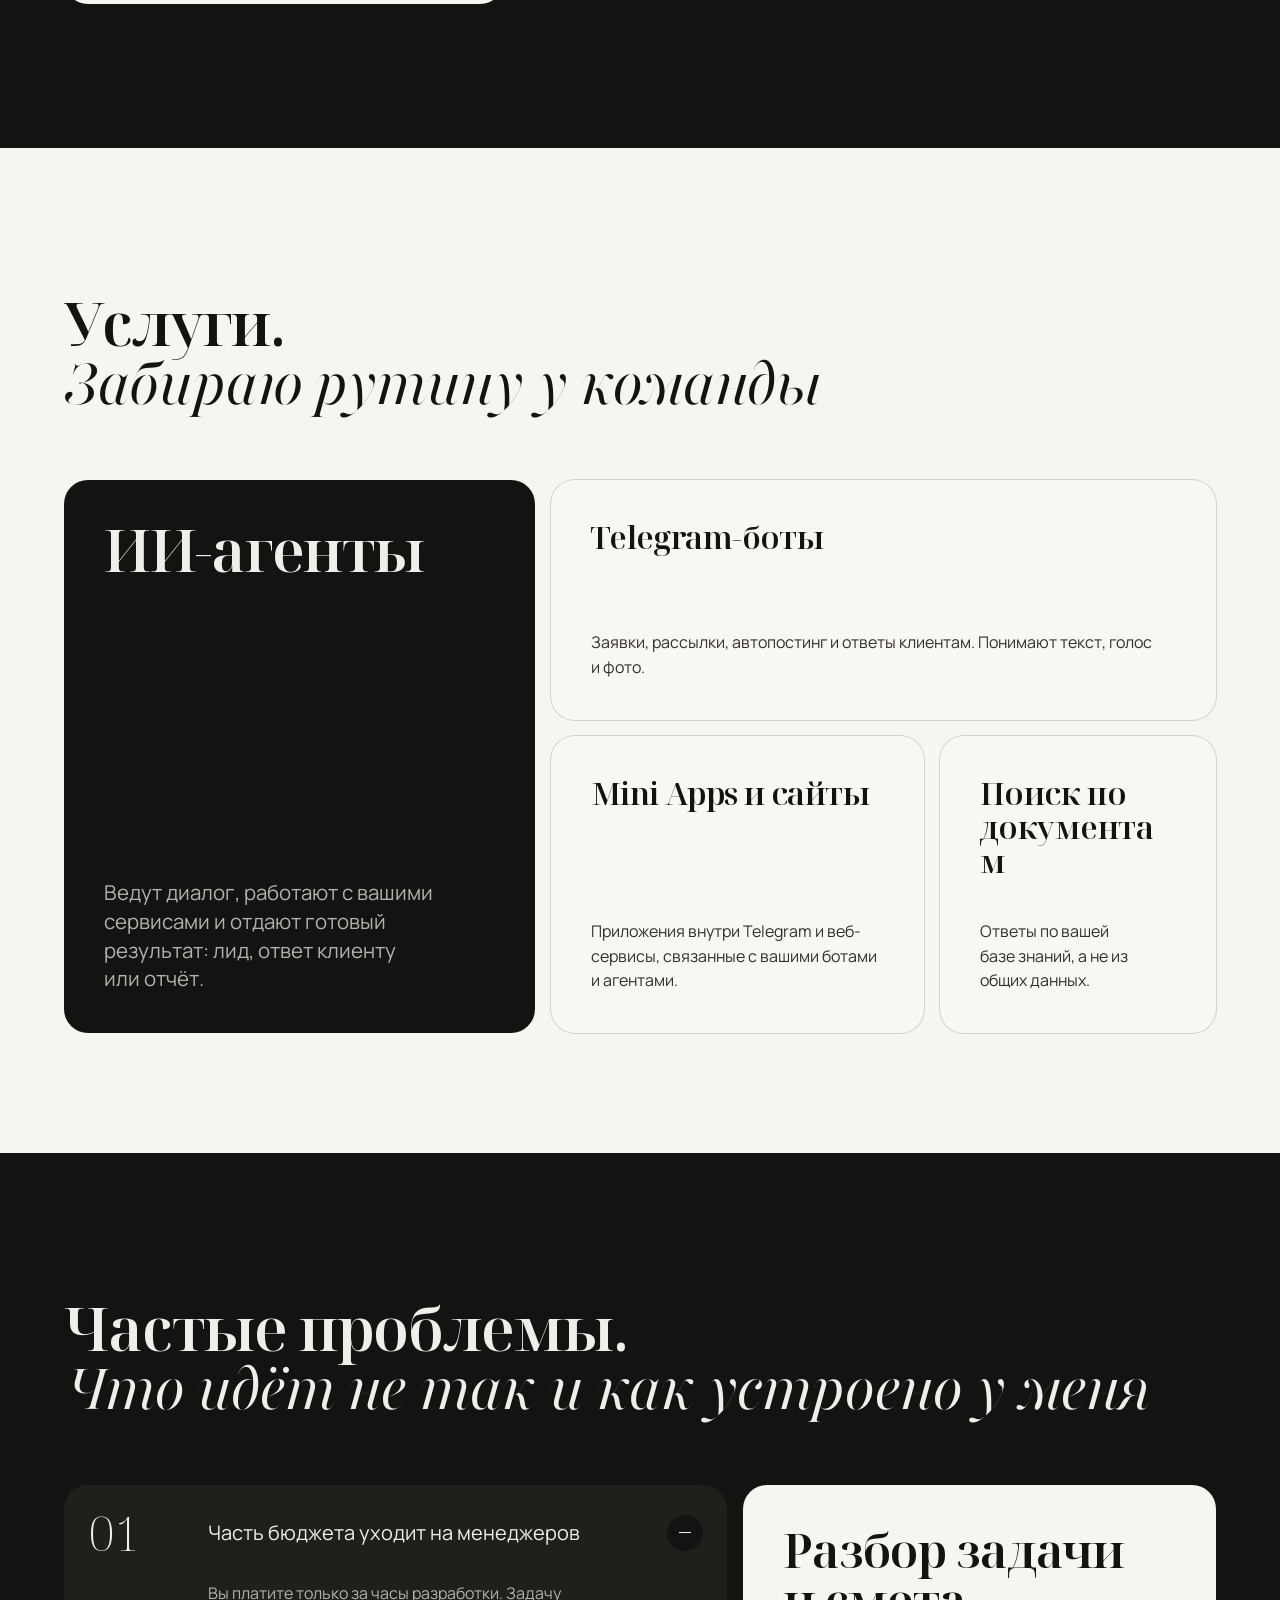
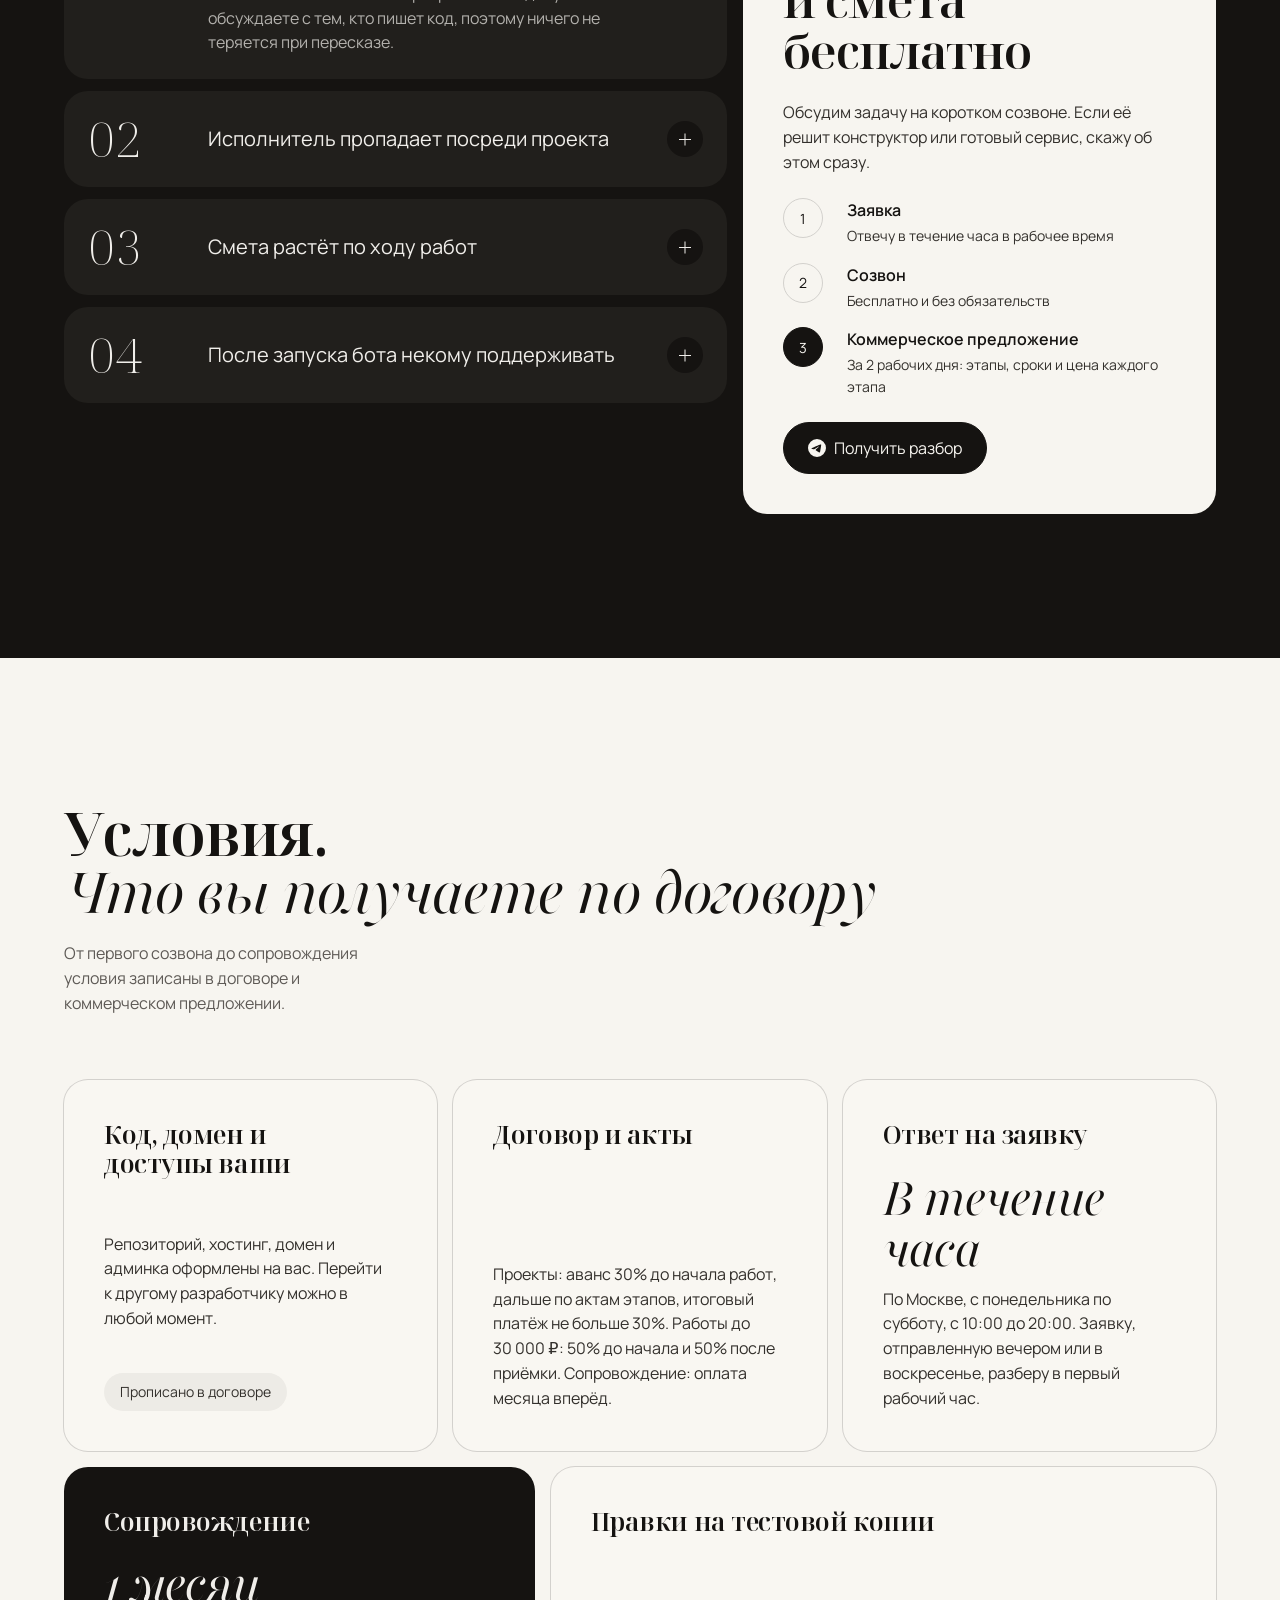
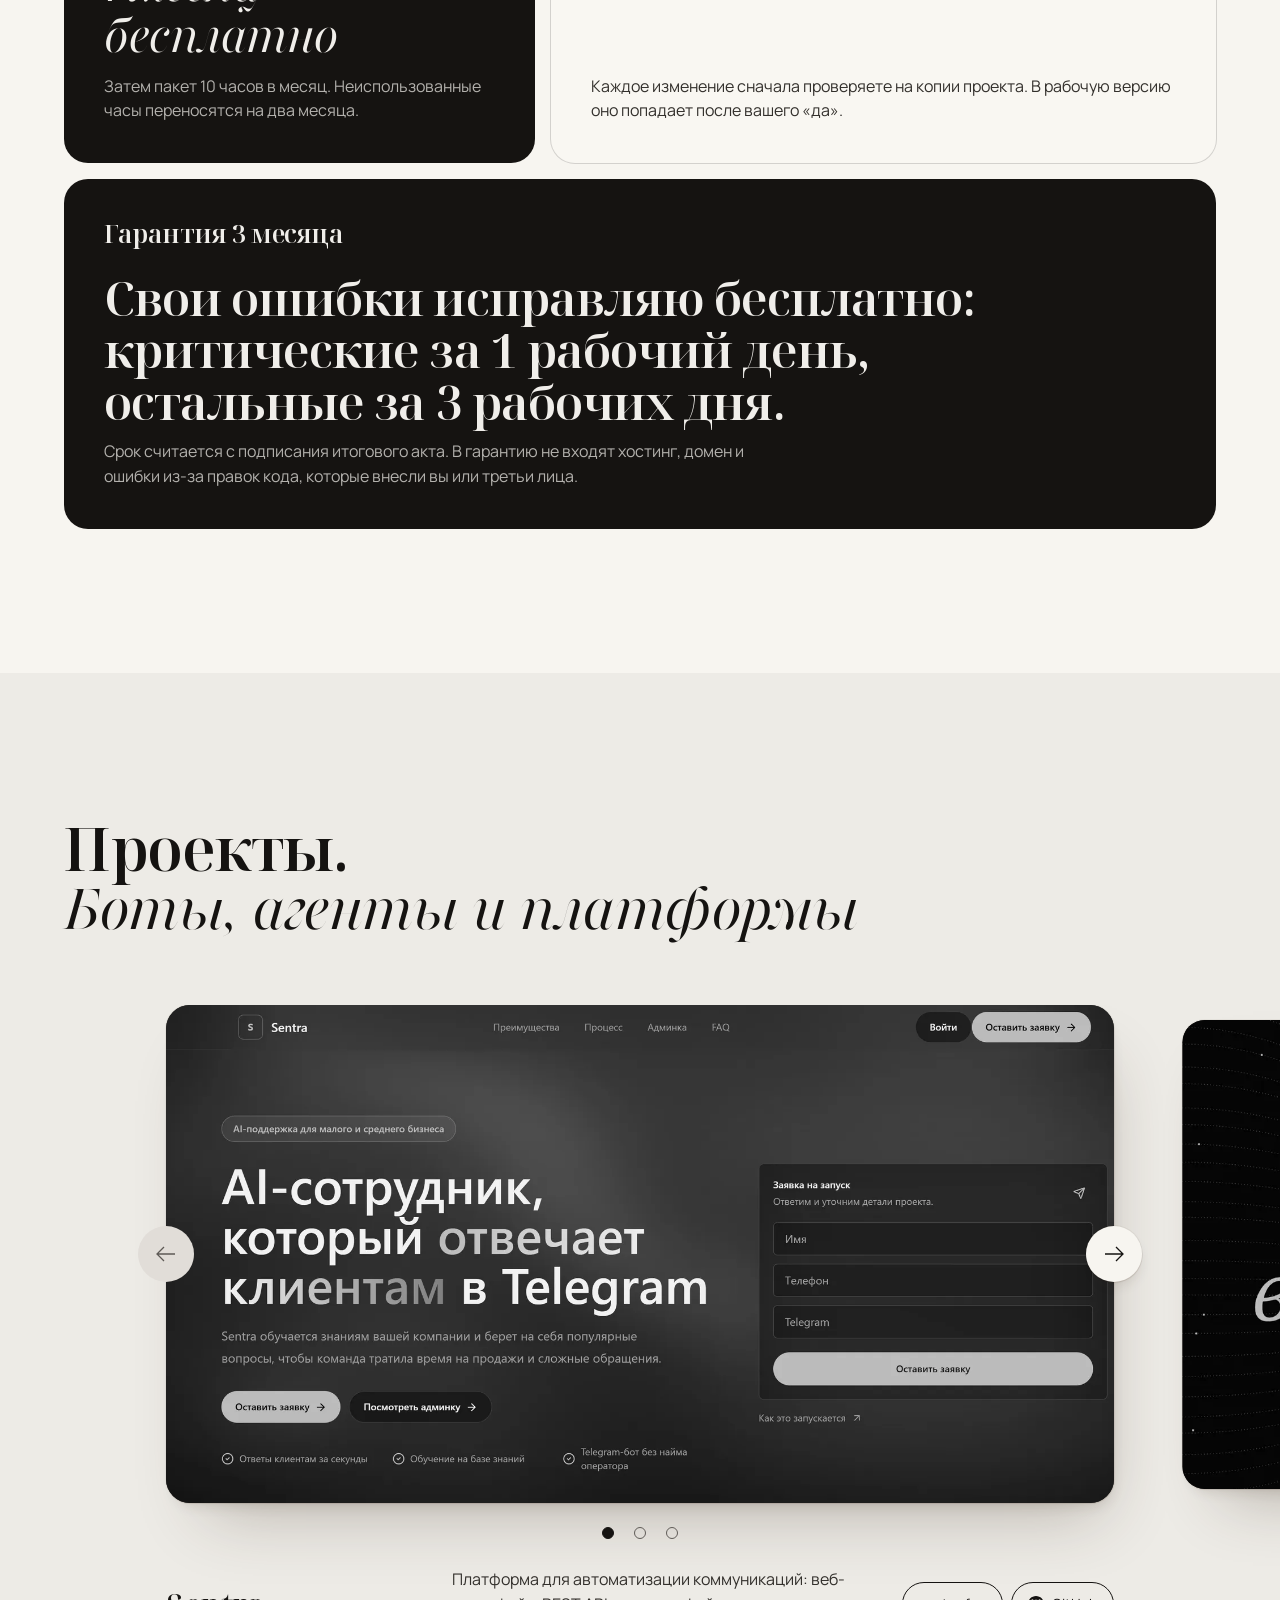
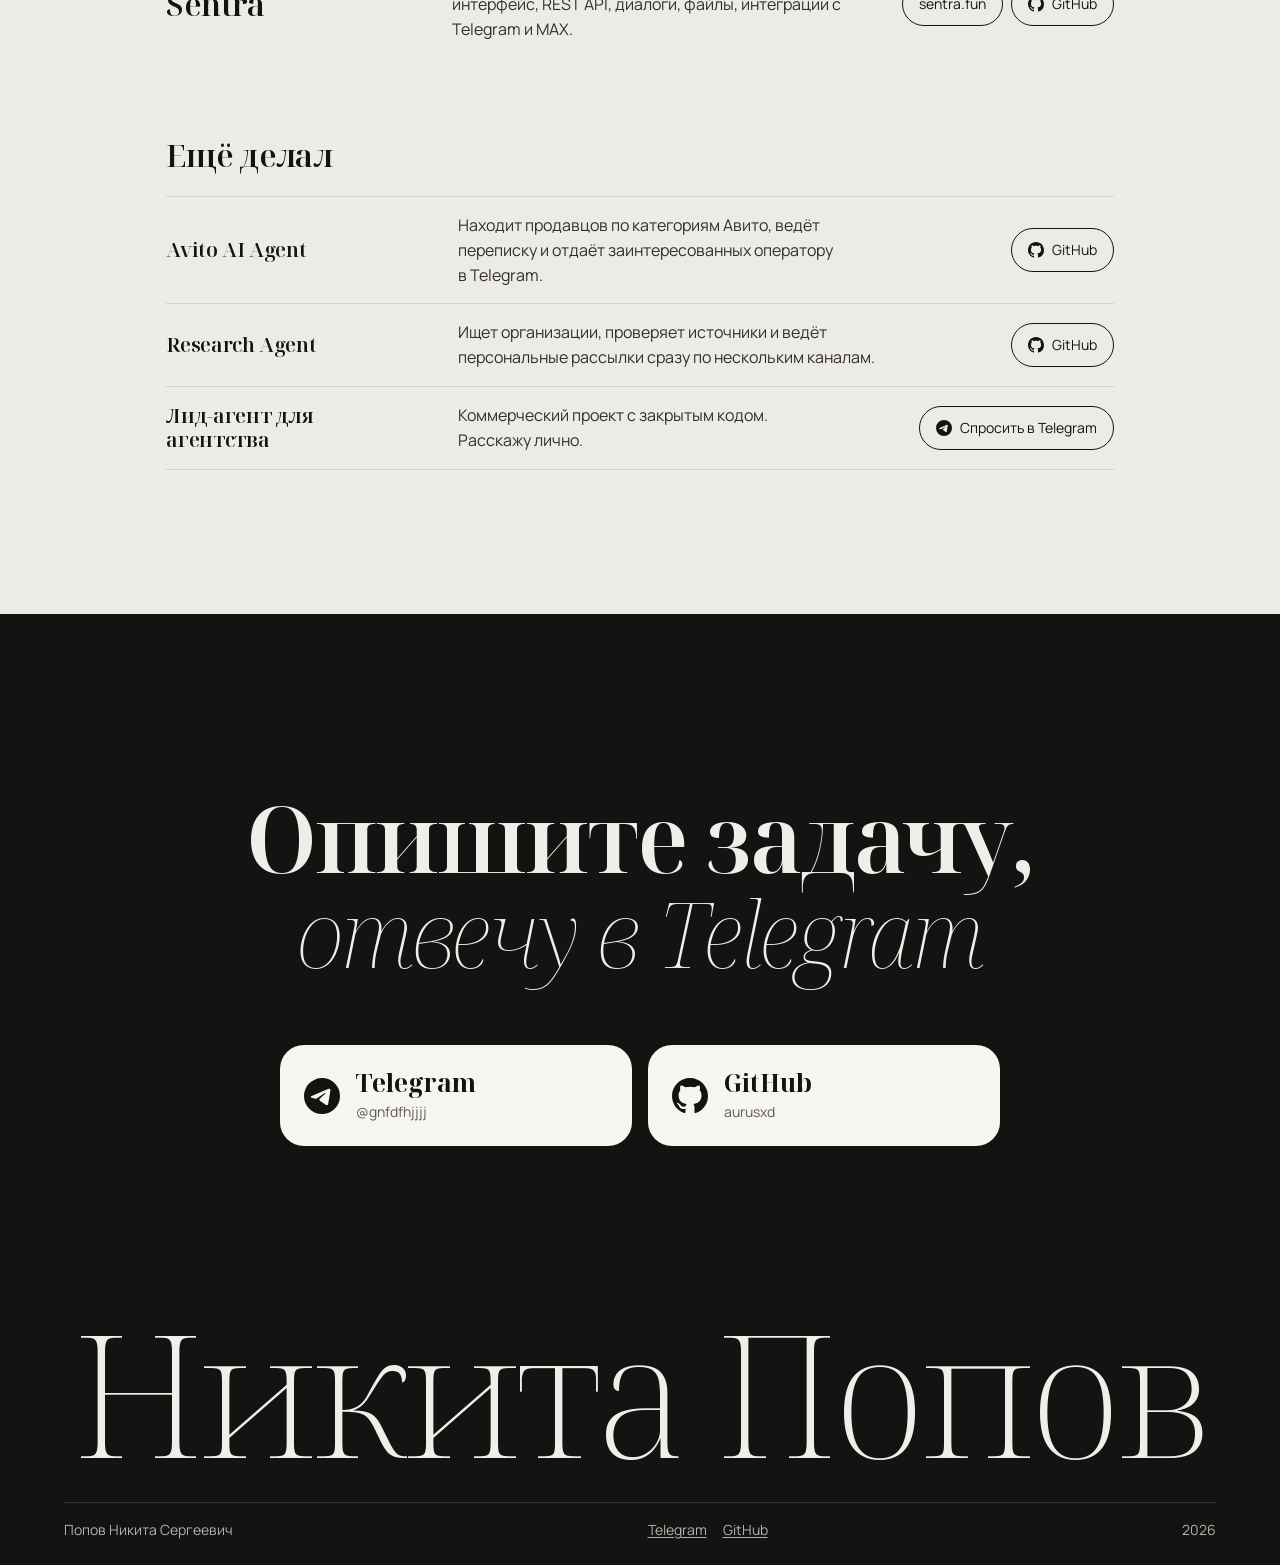
<file: github-upload/index.html>
<!doctype html>
<html lang="ru">
<head>
<meta charset="utf-8">
<meta name="viewport" content="width=device-width, initial-scale=1">
<title>Никита Попов, разработчик ИИ-агентов и Telegram-ботов</title>
<meta name="description" content="Никита Попов делает сайты, Telegram-ботов, ИИ-агентов и Mini Apps. Услуги, проекты и контакты в Telegram и GitHub.">
<meta name="author" content="Никита Попов">
<meta name="robots" content="index, follow, max-image-preview:large">
<link rel="canonical" href="https://popov-dev.ru/">
<link rel="me" href="https://github.com/aurusxd">
<link rel="me" href="https://t.me/gnfdfhjjjj">
<meta name="theme-color" content="#f7f5f0">
<link rel="icon" href="favicon.svg" type="image/svg+xml">
<link rel="manifest" href="site.webmanifest">

<meta property="og:type" content="profile">
<meta property="og:locale" content="ru_RU">
<meta property="og:site_name" content="Никита Попов">
<meta property="og:title" content="Никита Попов, разработчик ИИ-агентов и Telegram-ботов">
<meta property="og:description" content="Сайты, Telegram-боты, ИИ-агенты и Mini Apps: услуги, проекты и контакты.">
<meta property="og:url" content="https://popov-dev.ru/">
<meta property="og:image" content="https://popov-dev.ru/assets/og.jpg">
<meta property="og:image:width" content="1200">
<meta property="og:image:height" content="630">
<meta property="og:image:alt" content="Никита Попов, чёрно-белый портрет и подпись: ИИ-агенты и боты">
<meta property="profile:first_name" content="Никита">
<meta property="profile:last_name" content="Попов">
<meta name="twitter:card" content="summary_large_image">

<link rel="preload" href="assets/fonts/nsd-cyrillic.woff2" as="font" type="font/woff2" crossorigin>
<link rel="preload" href="assets/fonts/playfair-italic-cyrillic.woff2" as="font" type="font/woff2" crossorigin>
<link rel="preload" href="assets/fonts/manrope-cyrillic.woff2" as="font" type="font/woff2" crossorigin>
<link rel="preload" as="image" href="assets/portrait.webp" imagesrcset="assets/portrait-440.webp 440w, assets/portrait.webp 720w" imagesizes="(min-width: 48rem) 560px, 100vw" fetchpriority="high">
<link rel="stylesheet" href="styles.css">
<script>
/* Поэтапное появление первого экрана. При reduced motion и без скриптов всё видно сразу. */
(function (c) {
  c.add('js');
  try { if (matchMedia('(prefers-reduced-motion: reduce)').matches) return; } catch (e) {}
  c.add('intro');
  /* Если main.js не загрузился, первый экран всё равно появится. */
  window.__introSafety = setTimeout(function () { c.remove('intro', 'intro-go'); }, 4000);
})(document.documentElement.classList);
</script>

<script type="application/ld+json">
{
  "@context": "https://schema.org",
  "@graph": [
    {
      "@type": "WebSite",
      "@id": "https://popov-dev.ru/#site",
      "url": "https://popov-dev.ru/",
      "name": "Никита Попов",
      "inLanguage": "ru"
    },
    {
      "@type": "ProfilePage",
      "@id": "https://popov-dev.ru/#page",
      "url": "https://popov-dev.ru/",
      "name": "Никита Попов, разработчик ИИ-агентов и Telegram-ботов",
      "isPartOf": { "@id": "https://popov-dev.ru/#site" },
      "mainEntity": { "@id": "https://popov-dev.ru/#person" },
      "inLanguage": "ru"
    },
    {
      "@type": "Person",
      "@id": "https://popov-dev.ru/#person",
      "name": "Никита Попов",
      "alternateName": ["Попов Никита Сергеевич", "aurusxd"],
      "jobTitle": "Разработчик ИИ-агентов и Telegram-ботов",
      "url": "https://popov-dev.ru/",
      "image": "https://popov-dev.ru/assets/nikita.webp",
      "sameAs": ["https://github.com/aurusxd", "https://t.me/gnfdfhjjjj"],
      "knowsAbout": ["ИИ-агенты", "Telegram-боты", "Telegram Mini Apps", "RAG", "LLM", "Python", "TypeScript", "FastAPI", "SvelteKit"],
      "makesOffer": [{ "@type": "Offer", "itemOffered": { "@type": "Service", "name": "Разработка ИИ-агентов" } }, { "@type": "Offer", "itemOffered": { "@type": "Service", "name": "Разработка Telegram-ботов" } }, { "@type": "Offer", "itemOffered": { "@type": "Service", "name": "Telegram Mini Apps и сайты" } }, { "@type": "Offer", "itemOffered": { "@type": "Service", "name": "Поиск по документам" } }]
    },
    {
      "@type": "ItemList",
      "name": "Проекты",
      "itemListElement": [
        { "@type": "ListItem", "position": 1, "item": { "@type": "SoftwareApplication", "name": "Sentra", "url": "https://sentra.fun", "applicationCategory": "BusinessApplication", "operatingSystem": "Web", "author": { "@id": "https://popov-dev.ru/#person" } } },
        { "@type": "ListItem", "position": 2, "item": { "@type": "WebSite", "name": "Zift", "url": "https://ziftdev.ru", "author": { "@id": "https://popov-dev.ru/#person" } } },
        { "@type": "ListItem", "position": 3, "item": { "@type": "SoftwareApplication", "name": "AI Coach", "url": "https://t.me/coahaitrainer_bot", "applicationCategory": "HealthApplication", "operatingSystem": "Telegram", "author": { "@id": "https://popov-dev.ru/#person" } } },
        { "@type": "ListItem", "position": 4, "item": { "@type": "SoftwareSourceCode", "name": "Avito AI Agent", "codeRepository": "https://github.com/aurusxd/avito-ai-agent", "programmingLanguage": "Python", "author": { "@id": "https://popov-dev.ru/#person" } } },
        { "@type": "ListItem", "position": 5, "item": { "@type": "SoftwareSourceCode", "name": "Research Agent", "codeRepository": "https://github.com/aurusxd/research-agent", "programmingLanguage": "Python", "author": { "@id": "https://popov-dev.ru/#person" } } }
      ]
    }
  ]
}
</script>
</head>
<body>
<a class="skip" href="#main">К содержанию</a>

<svg class="sprite" aria-hidden="true" width="0" height="0">
  <symbol id="i-telegram" viewBox="0 0 24 24"><path fill="currentColor" d="M11.944 0A12 12 0 0 0 0 12a12 12 0 0 0 12 12 12 12 0 0 0 12-12A12 12 0 0 0 12 0a12 12 0 0 0-.056 0zm4.962 7.224c.1-.002.321.023.465.14a.506.506 0 0 1 .171.325c.016.093.036.306.02.472-.18 1.898-.962 6.502-1.36 8.627-.168.9-.499 1.201-.82 1.23-.696.065-1.225-.46-1.9-.902-1.056-.693-1.653-1.124-2.678-1.8-1.185-.78-.417-1.21.258-1.91.177-.184 3.247-2.977 3.307-3.23.007-.032.014-.15-.056-.212s-.174-.041-.249-.024c-.106.024-1.793 1.14-5.061 3.345-.48.33-.913.49-1.302.48-.428-.008-1.252-.241-1.865-.44-.752-.245-1.349-.374-1.297-.789.027-.216.325-.437.893-.663 3.498-1.524 5.83-2.529 6.998-3.014 3.332-1.386 4.025-1.627 4.476-1.635z"/></symbol>
  <symbol id="i-github" viewBox="0 0 16 16"><path fill="currentColor" d="M8 0C3.58 0 0 3.58 0 8c0 3.54 2.29 6.53 5.47 7.59.4.07.55-.17.55-.38 0-.19-.01-.82-.01-1.49-2.01.37-2.53-.49-2.69-.94-.09-.23-.48-.94-.82-1.13-.28-.15-.68-.52-.01-.53.63-.01 1.08.58 1.23.82.72 1.21 1.87.87 2.33.66.07-.52.28-.87.51-1.07-1.78-.2-3.64-.89-3.64-3.95 0-.87.31-1.59.82-2.15-.08-.2-.36-1.02.08-2.12 0 0 .67-.21 2.2.82.64-.18 1.32-.27 2-.27.68 0 1.36.09 2 .27 1.53-1.04 2.2-.82 2.2-.82.44 1.1.16 1.92.08 2.12.51.56.82 1.27.82 2.15 0 3.07-1.87 3.75-3.65 3.95.29.25.54.73.54 1.48 0 1.07-.01 1.93-.01 2.2 0 .21.15.46.55.38A8.013 8.013 0 0 0 16 8c0-4.42-3.58-8-8-8z"/></symbol>
  <symbol id="i-star" viewBox="0 0 24 24"><path fill="currentColor" d="M12 0c1 8 4 11 12 12-8 1-11 4-12 12-1-8-4-11-12-12 8-1 11-4 12-12z"/></symbol>
</svg>

<header class="nav" data-nav>
  <a class="nav__mark" href="#top" aria-label="Никита Попов, на главную">Никита Попов<sup aria-hidden="true">°</sup></a>
  <nav class="nav__links" aria-label="Разделы сайта">
    <a href="#about">Обо мне</a>
    <a href="#services">Услуги</a>
    <a href="#problems">Проблемы</a>
    <a href="#projects">Проекты</a>
  </nav>
  <div class="nav__widget" role="group" aria-label="Контакты">
    <a href="https://t.me/gnfdfhjjjj" target="_blank" rel="noopener me" aria-label="Telegram: @gnfdfhjjjj"><svg aria-hidden="true" width="20" height="20"><use href="#i-telegram"/></svg></a>
    <a href="https://github.com/aurusxd" target="_blank" rel="noopener me" aria-label="GitHub: aurusxd"><svg aria-hidden="true" width="20" height="20"><use href="#i-github"/></svg></a>
  </div>
  <details class="nav__menu">
    <summary aria-label="Открыть меню"><span aria-hidden="true"></span></summary>
    <nav aria-label="Разделы сайта, меню">
      <a href="#about">Обо мне</a>
      <a href="#services">Услуги</a>
      <a href="#problems">Проблемы</a>
      <a href="#projects">Проекты</a>
    </nav>
  </details>
</header>

<main id="main">
  <section class="hero" id="top" aria-labelledby="hero-title">
    <div class="hero__copy">
      <h1 class="hero__title" id="hero-title"><span class="semi">Никита Попов.</span> <span class="ital">Делаю <span class="nb">ИИ-агентов</span></span></h1>
      <p class="hero__lede">Беру задачу целиком: сайт, <span class="nb">Telegram-бот</span>, <span class="nb">ИИ-агент</span> или <span class="nb">Mini App</span>.</p>
      <div class="hero__actions">
        <a class="btn" href="https://t.me/gnfdfhjjjj" target="_blank" rel="noopener"><svg aria-hidden="true" width="18" height="18"><use href="#i-telegram"/></svg>Написать в Telegram</a>
        <a class="btn btn--quiet" href="#projects">Смотреть проекты</a>
      </div>
    </div>

    <div class="stage" data-stage>
      <div class="scene" data-scene>
        <img class="portrait" src="assets/portrait.webp" srcset="assets/portrait-440.webp 440w, assets/portrait.webp 720w" sizes="(min-width: 48rem) 560px, 100vw" width="720" height="720" alt="Никита Попов, чёрно-белый портрет: голова запрокинута, глаза закрыты" fetchpriority="high">
        <ul class="ring" data-ring>
          <li style="--i:0"><div class="tile"></div><div class="tile__text"><strong>ИИ-агенты</strong><span>Делают работу за людей</span></div></li>
          <li style="--i:1" class="is-ink"><div class="tile"></div><div class="tile__text"><strong>Автоматизация</strong><span>Рутина уходит в код</span></div></li>
          <li style="--i:2"><div class="tile"></div><div class="tile__text"><strong>Telegram-боты</strong><span>Заявки и ответы клиентам</span></div></li>
          <li style="--i:3" class="is-ink"><div class="tile"></div><div class="tile__text"><strong>Базы знаний</strong><span>Ответы по документам</span></div></li>
          <li style="--i:4"><div class="tile"></div><div class="tile__text"><strong>Mini Apps</strong><span>Приложения в Telegram</span></div></li>
          <li style="--i:5" class="is-ink"><div class="tile"></div><div class="tile__text"><strong>Интеграции</strong><span>CRM, почта и каналы</span></div></li>
        </ul>
      </div>
    </div>

    <div class="side side--left">
      <svg class="side__icon" aria-hidden="true" width="26" height="26"><use href="#i-star"/></svg>
      <p class="side__title">Рутину забирает код.</p>
      <p class="side__note">Время остаётся людям.</p>
    </div>
    <div class="side side--right">
      <p class="side__title">Сайты, боты, агенты.</p>
      <p class="side__note">От задачи до запуска.</p>
    </div>
    <svg class="lines" aria-hidden="true" viewBox="0 0 1000 1000" preserveAspectRatio="none">
      <path d="M170 560 C 180 700, 280 760, 395 790"/>
      <path d="M830 610 C 820 720, 730 770, 610 795"/>
    </svg>

    <svg class="seal" aria-hidden="true" viewBox="0 0 100 100" width="104" height="104">
      <defs><path id="seal-path" d="M50 50 m-37 0 a37 37 0 1 1 74 0 a37 37 0 1 1 -74 0"/></defs>
      <text><textPath href="#seal-path" textLength="228" lengthAdjust="spacing">от задачи до деплоя, от задачи до деплоя,</textPath></text>
      <use href="#i-star" x="39" y="39" width="22" height="22"/>
    </svg>

    <p class="note note--left">Работаю напрямую,<br>без менеджеров.</p>
    <p class="note note--right"><svg aria-hidden="true" width="22" height="22"><use href="#i-star"/></svg><span>Меньше рутины.<br>Больше дела.</span></p>
  </section>

  <section class="about on-ink" id="about" aria-labelledby="about-title">
    <div class="container about__grid">
      <figure class="print" data-reveal>
        <img src="assets/nikita.webp" width="765" height="1024" loading="lazy" decoding="async" alt="Никита Попов в чёрном пиджаке и белой рубашке, студийный портрет">
        <figcaption>Никита Попов</figcaption>
      </figure>
      <div class="about__body">
        <h2 class="head" id="about-title"><span class="semi">Обо мне.</span> <span class="ital">Рутину должен делать код</span></h2>
        <p class="about__text">Помогаю бизнесу забирать рутину у людей: ответы клиентам, заявки, отчёты и разбор документов.</p>
        <p class="about__text">Вы общаетесь со мной напрямую, от первого разговора до запуска. Если задачу решит что-то попроще, так и скажу.</p>
      </div>
    </div>
  </section>

  <section class="services" id="services" aria-labelledby="services-title">
    <div class="container">
      <h2 class="head" id="services-title"><span class="semi">Услуги.</span> <span class="ital">Забираю рутину у команды</span></h2>
      <div class="bento">
        <article class="cell cell--ink" data-reveal>
          <h3>ИИ-агенты</h3>
          <p>Ведут диалог, работают с вашими сервисами и отдают готовый результат: лид, ответ клиенту или отчёт.</p>
        </article>
        <article class="cell cell--wide" data-reveal>
          <h3>Telegram-боты</h3>
          <p>Заявки, рассылки, автопостинг и ответы клиентам. Понимают текст, голос и фото.</p>
        </article>
        <article class="cell" data-reveal>
          <h3>Mini Apps и сайты</h3>
          <p>Приложения внутри Telegram и веб-сервисы, связанные с вашими ботами и агентами.</p>
        </article>
        <article class="cell" data-reveal>
          <h3>Поиск по документам</h3>
          <p>Ответы по вашей базе знаний, а не из общих данных.</p>
        </article>
      </div>
    </div>
  </section>

  <section class="problems on-ink" id="problems" aria-labelledby="problems-title">
    <div class="container">
      <h2 class="head" id="problems-title"><span class="semi">Частые проблемы.</span> <span class="ital">Что идёт не так и как устроено у меня</span></h2>
      <div class="problems__grid">
        <ol class="faq">
          <li data-reveal>
            <details name="problems" open>
              <summary><span class="faq__num" aria-hidden="true">01</span><h3>Часть бюджета уходит на менеджеров</h3><span class="faq__mark" aria-hidden="true"></span></summary>
              <p>Вы платите только за часы разработки. Задачу обсуждаете с тем, кто пишет код, поэтому ничего не теряется при пересказе.</p>
            </details>
          </li>
          <li data-reveal>
            <details name="problems">
              <summary><span class="faq__num" aria-hidden="true">02</span><h3>Исполнитель пропадает посреди проекта</h3><span class="faq__mark" aria-hidden="true"></span></summary>
              <p>Работаю по договору: аванс 30% до начала работ, дальше по актам этапов, итоговый платёж не больше 30%. Код, домен и доступы с первого дня оформлены на вас, поэтому проект можно продолжить с другим разработчиком.</p>
            </details>
          </li>
          <li data-reveal>
            <details name="problems">
              <summary><span class="faq__num" aria-hidden="true">03</span><h3>Смета растёт по ходу работ</h3><span class="faq__mark" aria-hidden="true"></span></summary>
              <p>Цену каждого этапа фиксирую по ТЗ до начала работ. Новую задачу оцениваю отдельно, и вы решаете, брать ли её.</p>
            </details>
          </li>
          <li data-reveal>
            <details name="problems">
              <summary><span class="faq__num" aria-hidden="true">04</span><h3>После запуска бота некому поддерживать</h3><span class="faq__mark" aria-hidden="true"></span></summary>
              <p>Первый месяц сопровождения бесплатный. Затем пакет 10 часов в месяц, а неиспользованные часы переносятся на два месяца.</p>
            </details>
          </li>
        </ol>

        <aside class="offer" aria-labelledby="offer-title" data-reveal>
          <h3 id="offer-title">Разбор задачи и смета бесплатно</h3>
          <p class="offer__lede">Обсудим задачу на коротком созвоне. Если её решит конструктор или готовый сервис, скажу об этом сразу.</p>
          <ol class="steps">
            <li><strong>Заявка</strong><span>Отвечу в течение часа в рабочее время</span></li>
            <li><strong>Созвон</strong><span>Бесплатно и без обязательств</span></li>
            <li><strong>Коммерческое предложение</strong><span>За 2 рабочих дня: этапы, сроки и цена каждого этапа</span></li>
          </ol>
          <a class="btn" href="https://t.me/gnfdfhjjjj" target="_blank" rel="noopener"><svg aria-hidden="true" width="18" height="18"><use href="#i-telegram"/></svg>Получить разбор</a>
        </aside>
      </div>
    </div>
  </section>

  <section class="terms" id="terms" aria-labelledby="terms-title">
    <div class="container">
      <div class="terms__head">
        <h2 class="head" id="terms-title"><span class="semi">Условия.</span> <span class="ital">Что вы получаете по договору</span></h2>
        <p class="terms__lede">От первого созвона до сопровождения условия записаны в договоре и коммерческом предложении.</p>
      </div>
      <div class="terms__grid">
        <article class="term" data-reveal>
          <h3>Код, домен и доступы ваши</h3>
          <p>Репозиторий, хостинг, домен и админка оформлены на вас. Перейти к другому разработчику можно в любой момент.</p>
          <p class="term__tag">Прописано в договоре</p>
        </article>
        <article class="term" data-reveal>
          <h3>Договор и акты</h3>
          <p>Проекты: аванс 30% до начала работ, дальше по актам этапов, итоговый платёж не больше 30%. Работы до 30&nbsp;000&nbsp;₽: 50% до начала и 50% после приёмки. Сопровождение: оплата месяца вперёд.</p>
        </article>
        <article class="term" data-reveal>
          <h3>Ответ на заявку</h3>
          <p class="term__big"><span class="ital">В течение часа</span></p>
          <p>По Москве, с понедельника по субботу, с 10:00 до 20:00. Заявку, отправленную вечером или в воскресенье, разберу в первый рабочий час.</p>
        </article>
        <article class="term term--ink term--narrow" data-reveal>
          <h3>Сопровождение</h3>
          <p class="term__big"><span class="ital">1 месяц бесплатно</span></p>
          <p>Затем пакет 10 часов в месяц. Неиспользованные часы переносятся на два месяца.</p>
        </article>
        <article class="term term--wide" data-reveal>
          <h3>Правки на тестовой копии</h3>
          <p>Каждое изменение сначала проверяете на копии проекта. В рабочую версию оно попадает после вашего «да».</p>
        </article>
        <article class="term term--ink term--full" data-reveal>
          <h3>Гарантия 3 месяца</h3>
          <p class="term__lead">Свои ошибки исправляю бесплатно: критические за 1 рабочий день, остальные за 3 рабочих дня.</p>
          <p>Срок считается с подписания итогового акта. В гарантию не входят хостинг, домен и ошибки из-за правок кода, которые внесли вы или третьи лица.</p>
        </article>
      </div>
    </div>
  </section>

  <section class="projects" id="projects" aria-labelledby="projects-title" data-projects>
    <div class="container">
      <h2 class="head" id="projects-title"><span class="semi">Проекты.</span> <span class="ital">Боты, агенты и платформы</span></h2>
    </div>

      <div class="gallery" data-gallery role="group" aria-roledescription="галерея" aria-label="Проекты Никиты Попова">
        <button class="gallery__arrow gallery__arrow--prev" type="button" data-prev disabled aria-label="Предыдущий проект"><svg aria-hidden="true" width="22" height="22" viewBox="0 0 22 22" fill="none" stroke="currentColor" stroke-width="1.3"><path d="M20 11H2M9 4l-7 7 7 7"/></svg></button>
        <button class="gallery__arrow gallery__arrow--next" type="button" data-next aria-label="Следующий проект"><svg aria-hidden="true" width="22" height="22" viewBox="0 0 22 22" fill="none" stroke="currentColor" stroke-width="1.3"><path d="M2 11h18M13 4l7 7-7 7"/></svg></button>
        <div class="gallery__dots" role="group" aria-label="Выбор проекта">
          <button class="dot" type="button" data-dot aria-current="true" aria-label="Проект 1: Sentra"></button>
          <button class="dot" type="button" data-dot aria-label="Проект 2: Zift"></button>
          <button class="dot" type="button" data-dot aria-label="Проект 3: AI Coach"></button>
        </div>
        <div class="gallery__track" data-track>
          <article class="slide" data-slide aria-label="Проект 1 из 3: Sentra">
            <a class="slide__frame slide__frame--left" href="https://sentra.fun" target="_blank" rel="noopener" draggable="false" aria-label="Открыть сайт Sentra">
              <img src="assets/projects/sentra.webp" width="1760" height="880" decoding="sync" draggable="false" alt="Главная страница Sentra: ИИ-сотрудник, который отвечает клиентам в Telegram">
            </a>
            <div class="slide__text">
              <h3>Sentra</h3>
              <p>Платформа для автоматизации коммуникаций: веб-интерфейс, REST API, диалоги, файлы, интеграции с Telegram и MAX.</p>
              <p class="slide__links"><a class="pill" href="https://sentra.fun" target="_blank" rel="noopener">sentra.fun</a> <a class="pill" href="https://github.com/aurusxd/Sentra" target="_blank" rel="noopener"><svg aria-hidden="true" width="16" height="16"><use href="#i-github"/></svg>GitHub</a></p>
            </div>
          </article>

          <article class="slide" data-slide aria-label="Проект 2 из 3: Zift">
            <a class="slide__frame" href="https://ziftdev.ru" target="_blank" rel="noopener" draggable="false" aria-label="Открыть сайт Zift">
              <img src="assets/projects/zift.webp" width="1400" height="778" decoding="sync" draggable="false" alt="Главная страница Zift с заголовком «Встраиваем ИИ в реальную работу»">
            </a>
            <div class="slide__text">
              <h3>Zift</h3>
              <p>Сайт инженерной студии: три ИИ-ассистента и форма заявок.</p>
              <p class="slide__links"><a class="pill" href="https://ziftdev.ru" target="_blank" rel="noopener">ziftdev.ru</a> <a class="pill" href="https://github.com/aurusxd/Zift" target="_blank" rel="noopener"><svg aria-hidden="true" width="16" height="16"><use href="#i-github"/></svg>GitHub</a></p>
            </div>
          </article>

          <article class="slide" data-slide aria-label="Проект 3 из 3: AI Coach">
            <a class="slide__frame slide__frame--phone" href="https://t.me/coahaitrainer_bot" target="_blank" rel="noopener" draggable="false" aria-label="Открыть бота AI Coach в Telegram">
              <img src="assets/projects/ai-coach.webp" width="369" height="584" decoding="sync" draggable="false" alt="Экран приложения AI Coach: неделя тренировок и программа, собранная ИИ">
            </a>
            <div class="slide__text">
              <h3>AI Coach</h3>
              <p>Фитнес-приложение в Telegram: ИИ-тренер собирает программу, журнал хранит подходы и веса.</p>
              <p class="slide__links"><a class="pill" href="https://t.me/coahaitrainer_bot" target="_blank" rel="noopener"><svg aria-hidden="true" width="16" height="16"><use href="#i-telegram"/></svg>Открыть бота</a> <a class="pill" href="https://github.com/aurusxd/fitness-app" target="_blank" rel="noopener"><svg aria-hidden="true" width="16" height="16"><use href="#i-github"/></svg>GitHub</a></p>
            </div>
          </article>
        </div>
      </div>

      <div class="more">
        <h3 class="more__title">Ещё делал</h3>
        <ul class="more__list">
          <li class="more__row">
            <h4>Avito AI Agent</h4>
            <p>Находит продавцов по категориям Авито, ведёт переписку и отдаёт заинтересованных оператору в Telegram.</p>
            <a class="pill" href="https://github.com/aurusxd/avito-ai-agent" target="_blank" rel="noopener" aria-label="Avito AI Agent на GitHub"><svg aria-hidden="true" width="16" height="16"><use href="#i-github"/></svg>GitHub</a>
          </li>
          <li class="more__row">
            <h4>Research Agent</h4>
            <p>Ищет организации, проверяет источники и ведёт персональные рассылки сразу по нескольким каналам.</p>
            <a class="pill" href="https://github.com/aurusxd/research-agent" target="_blank" rel="noopener" aria-label="Research Agent на GitHub"><svg aria-hidden="true" width="16" height="16"><use href="#i-github"/></svg>GitHub</a>
          </li>
          <li class="more__row">
            <h4>Лид-агент для агентства</h4>
            <p>Коммерческий проект с закрытым кодом. Расскажу лично.</p>
            <a class="pill" href="https://t.me/gnfdfhjjjj" target="_blank" rel="noopener"><svg aria-hidden="true" width="16" height="16"><use href="#i-telegram"/></svg>Спросить в Telegram</a>
          </li>
        </ul>
      </div>
  </section>

  <section class="contact on-ink" id="contact" aria-labelledby="contact-title">
    <div class="container">
      <h2 class="contact__title" id="contact-title"><span class="semi">Опишите задачу,</span> <span class="ital">отвечу в&nbsp;Telegram</span></h2>
      <div class="widgets">
        <a class="widget" href="https://t.me/gnfdfhjjjj" target="_blank" rel="noopener me">
          <svg aria-hidden="true" width="36" height="36"><use href="#i-telegram"/></svg>
          <span class="widget__name">Telegram</span>
          <span class="widget__handle">@gnfdfhjjjj</span>
        </a>
        <a class="widget" href="https://github.com/aurusxd" target="_blank" rel="noopener me">
          <svg aria-hidden="true" width="36" height="36"><use href="#i-github"/></svg>
          <span class="widget__name">GitHub</span>
          <span class="widget__handle">aurusxd</span>
        </a>
      </div>
    </div>
  </section>
</main>

<footer class="footer on-ink">
  <div class="container">
    <p class="footer__name" aria-hidden="true">Никита Попов</p>
    <div class="footer__row">
      <p>Попов Никита Сергеевич</p>
      <p class="footer__links"><a href="https://t.me/gnfdfhjjjj" target="_blank" rel="noopener">Telegram</a> <a href="https://github.com/aurusxd" target="_blank" rel="noopener">GitHub</a></p>
      <p>2026</p>
    </div>
  </div>
</footer>

<script src="main.js" defer></script>
<script src="gallery.js" defer></script>
</body>
</html>
</file>
<file: styles.css>
/* Hallmark · shape: Bento Grid (услуги) среди секций по запросу · genre: editorial · theme: Atelier (deal 1/3, seed awwwards-pinterest-luxury-438f 5594fb7f 2026-11-04 r0) · job: hire · draw: 894ba2
 * hero: по референсу пользователя, центр над портретом, уходящим в нижнюю секцию · nav: знак, капсула разделов, виджет Telegram и GitHub · footer: statement · imagery: портрет пользователя, перегенерированный Polza, его снимок и скриншоты его проектов · signature: кольцо стеклянных карточек вращается вокруг головы, футболка перетекает в чёрную секцию
 * axes: light/roman-serif/cool · posture: restrained · contrast: pass · fold: pass · v2.0.0 */
/* Hallmark · pre-emit critique: P4 H5 E4 S4 R4 V5 · weakest: E, кольцо в 3D сложнее обычного героя; проверено в браузере, без скриптов и при reduced motion стоит на месте */
/* Hallmark · waive 38iii · every h1 and h2 on the page is two whole lines, one roman, one light italic, never a single word · Nikita asked in plain words for a thin and a bold face, so the pair is the page's type system */
/* Hallmark · waive 6b · 44b passes at 1280 x 800 · Nikita asked to keep the Mindly reference composition: centred head, line and actions above a centred portrait */
/* Hallmark · waive 83 · a gallery of the user's own work, real screenshots only · Sentra, Zift and AI Coach are the gallery Nikita asked for, and each picture is the project itself */
/* Hallmark · waive 44c · the portrait is centred under the head, not beside it · Никита chose this Mindly composition, and the Telegram and GitHub contacts stay in the nav above it */
/* Hallmark · answered F19 · Playfair italic 300 on the contact line and 400 on heads, Noto 200 on figures and 600 on first lines, Manrope 400 for reading: Nikita set these line by line */
/* Hallmark · dismissed 29 · frosted tiles and nav pills over a paper page, no orbs or washes · the glass ring around the portrait is the part of the Mindly reference Nikita asked for */
/* Hallmark · dismissed F17 · the Telegram tile reads narrow only while the ring turns it edge-on, and it faces the viewer again within seconds */
/* Hallmark · answered F7 · the Mindly reference sets nav, tiles and actions as pills, and the nav pills are controls grouped in a capsule */
@import url("./tokens.css");
@import url("./base.css");

@font-face { font-family: "Noto Serif Display"; src: url("assets/fonts/nsd-cyrillic.woff2") format("woff2"); font-weight: 100 900; font-style: normal; font-display: swap; unicode-range: U+0301, U+0400-045F, U+0490-0491, U+04B0-04B1, U+2116; }
@font-face { font-family: "Noto Serif Display"; src: url("assets/fonts/nsd-latin.woff2") format("woff2"); font-weight: 100 900; font-style: normal; font-display: swap; unicode-range: U+0000-00FF, U+0131, U+0152-0153, U+02BB-02BC, U+02C6, U+02DA, U+02DC, U+0304, U+0308, U+0329, U+2000-206F, U+20AC, U+2122, U+2191, U+2193, U+2212, U+2215, U+FEFF, U+FFFD; }
@font-face { font-family: "Playfair"; src: url("assets/fonts/playfair-italic-cyrillic.woff2") format("woff2"); font-weight: 300 400; font-style: italic; font-display: swap; size-adjust: 118%; unicode-range: U+0301, U+0400-045F, U+0490-0491, U+04B0-04B1, U+2116; }
@font-face { font-family: "Playfair"; src: url("assets/fonts/playfair-italic-latin.woff2") format("woff2"); font-weight: 300 400; font-style: italic; font-display: swap; size-adjust: 118%; unicode-range: U+0000-00FF, U+0131, U+0152-0153, U+02BB-02BC, U+02C6, U+02DA, U+02DC, U+0304, U+0308, U+0329, U+2000-206F, U+20AC, U+2122, U+2191, U+2193, U+2212, U+2215, U+FEFF, U+FFFD; }
@font-face { font-family: "Noto Serif Display"; src: url("assets/fonts/nsd-italic100-cyrillic.woff2") format("woff2"); font-weight: 100; font-style: italic; font-display: swap; unicode-range: U+0301, U+0400-045F, U+0490-0491, U+04B0-04B1, U+2116; }
@font-face { font-family: "Noto Serif Display"; src: url("assets/fonts/nsd-italic100-latin.woff2") format("woff2"); font-weight: 100; font-style: italic; font-display: swap; unicode-range: U+0000-00FF, U+0131, U+0152-0153, U+02BB-02BC, U+02C6, U+02DA, U+02DC, U+0304, U+0308, U+0329, U+2000-206F, U+20AC, U+2122, U+2191, U+2193, U+2212, U+2215, U+FEFF, U+FFFD; }
@font-face { font-family: "Manrope"; src: url("assets/fonts/manrope-cyrillic.woff2") format("woff2"); font-weight: 200 800; font-display: swap; unicode-range: U+0301, U+0400-045F, U+0490-0491, U+04B0-04B1, U+2116; }
@font-face { font-family: "Manrope"; src: url("assets/fonts/manrope-latin.woff2") format("woff2"); font-weight: 200 800; font-display: swap; unicode-range: U+0000-00FF, U+0131, U+0152-0153, U+02BB-02BC, U+02C6, U+02DA, U+02DC, U+0304, U+0308, U+0329, U+2000-206F, U+20AC, U+2122, U+2191, U+2193, U+2212, U+2215, U+FEFF, U+FFFD; }

html { scroll-behavior: smooth; }
@media (prefers-reduced-motion: reduce) { html { scroll-behavior: auto; } }

.sprite { position: absolute; }
.nb { white-space: nowrap; }
.skip { position: absolute; left: var(--space-md); top: var(--space-md); z-index: var(--z-tooltip); padding: var(--space-xs) var(--space-md); background: var(--color-ink); color: var(--color-paper); border-radius: var(--radius-pill); transform: translateY(-200%); }
.skip:focus-visible { transform: none; }

/* Тонкий и жирный: две строки каждого заголовка */
.semi, .ital { display: block; }
.semi { font-weight: 600; font-style: normal; }
/* У Playfair нет начертания тоньше 300, поэтому строка в контактах набрана самым тонким Noto */
.contact__title { --ital-face: var(--font-italic-thin); --ital-weight: 100; }
.ital { font-family: var(--ital-face, var(--font-italic)); font-weight: var(--ital-weight, 300); font-style: italic; font-optical-sizing: none; font-variation-settings: "opsz" 1200; }

.head { max-width: none; font-size: clamp(2.5rem, 3.4vw + 1rem, 4.25rem); line-height: 1.04; letter-spacing: var(--tracking-display); text-wrap: balance; }

.on-ink { background: var(--color-ink); color: var(--color-on-ink); }

/* Навигация */
.nav { position: absolute; inset: var(--space-sm) 0 auto; z-index: var(--z-sticky-nav); display: grid; grid-template-columns: minmax(0, 1fr) auto minmax(0, 1fr); align-items: center; gap: var(--space-md); width: 100%; max-width: var(--container); margin-inline: auto; padding: var(--space-xs) var(--gutter); }
.js .nav { position: fixed; }
.nav__mark { justify-self: start; display: inline-flex; align-items: center; min-height: 44px; padding-inline: var(--space-md); margin-left: calc(var(--space-md) * -1); border-radius: var(--radius-pill); font-family: var(--font-display); font-weight: 700; font-size: var(--text-lg); letter-spacing: var(--tracking-display); text-decoration: none; white-space: nowrap; transition: background-color var(--dur-short) var(--ease-out), box-shadow var(--dur-short) var(--ease-out); }
.nav__mark, .nav__links a, .nav__widget a, .nav__menu summary { color: var(--color-ink); }
.nav__links a:hover, .nav__links a[aria-current], .nav__widget a:hover { color: var(--color-paper); }
.nav__mark sup { font-family: var(--font-body); font-weight: 400; font-size: var(--text-xs); }
.nav__links, .nav__widget, .nav__menu summary { -webkit-backdrop-filter: blur(14px); backdrop-filter: blur(14px); background: var(--glass-nav); box-shadow: 0 0 0 1px var(--glass-edge), 0 8px 24px -14px var(--glass-shade); border-radius: var(--radius-pill); }
.nav__links { display: inline-flex; gap: var(--space-3xs); padding: var(--space-2xs); }
.nav__links a, .nav__menu nav a { display: inline-flex; align-items: center; min-height: 40px; padding-inline: var(--space-md); border-radius: var(--radius-pill); font-size: var(--text-sm); text-decoration: none; transition: background-color var(--dur-short) var(--ease-out), color var(--dur-short) var(--ease-out); }
.nav__links a:hover, .nav__links a[aria-current] { background: var(--color-ink); color: var(--color-paper); }
.nav__widget { justify-self: end; display: inline-flex; gap: var(--space-3xs); padding: var(--space-2xs); }
.nav__widget a { display: grid; place-items: center; width: 40px; height: 40px; border-radius: 50%; transition: background-color var(--dur-short) var(--ease-out), color var(--dur-short) var(--ease-out), transform var(--dur-micro) var(--ease-out); }
.nav__widget a:hover { background: var(--color-ink); color: var(--color-paper); }
.nav__widget a:active { transform: scale(0.94); }
.nav.is-stuck .nav__mark { background: var(--glass-nav); -webkit-backdrop-filter: blur(14px); backdrop-filter: blur(14px); box-shadow: 0 0 0 1px var(--glass-edge), 0 8px 24px -14px var(--glass-shade); }
.nav__menu { display: none; position: relative; }
.nav__menu summary { display: grid; place-items: center; width: 48px; height: 48px; list-style: none; cursor: pointer; }
.nav__menu summary::-webkit-details-marker { display: none; }
.nav__menu summary span, .nav__menu summary span::before { display: block; width: 18px; height: 1.5px; background: var(--color-ink); }
.nav__menu summary span { position: relative; transform: translateY(-3px); }
.nav__menu summary span::before { content: ""; position: absolute; top: 6px; }
.nav__menu nav { position: absolute; right: 0; top: calc(100% + var(--space-xs)); display: grid; min-width: 200px; padding: var(--space-xs); background: var(--color-card); border-radius: 20px; box-shadow: var(--shadow-card); }
.nav__menu nav a { min-height: 44px; font-size: var(--text-md); }

/* Первый экран */
.hero { --stage-h: clamp(360px, calc(100svh - 416px), 640px); position: relative; min-height: max(100svh, 760px); overflow: clip; padding-top: calc(var(--space-3xl) + var(--space-xs)); text-align: center; }
.hero__copy { position: relative; z-index: var(--z-base); padding-inline: var(--gutter); }
.hero__title { max-width: none; font-size: var(--text-hero); line-height: 1.02; letter-spacing: -0.022em; }
.hero__lede { max-width: 46ch; margin: var(--space-md) auto 0; font-size: var(--text-lead); line-height: 1.4; color: var(--color-muted); text-wrap: balance; }
.hero__actions { display: flex; flex-wrap: wrap; justify-content: center; gap: var(--space-sm); width: fit-content; margin: var(--space-lg) auto 0; }

.btn { display: inline-flex; align-items: center; gap: var(--space-xs); min-height: 52px; padding: 0 var(--space-lg); border: 1px solid var(--color-ink); border-radius: var(--radius-pill); background: var(--color-ink); color: var(--color-paper); font-size: var(--text-md); line-height: 1; white-space: nowrap; text-decoration: none; cursor: pointer; transition: background-color var(--dur-short) var(--ease-out), color var(--dur-short) var(--ease-out), transform var(--dur-micro) var(--ease-out); }
.btn:hover { background: var(--color-ink-2); }
.btn:active { transform: translateY(1px); }
.btn--quiet { background: transparent; color: var(--color-ink); border-color: var(--color-rule); }
.btn--quiet:hover { background: var(--color-ink); color: var(--color-paper); }
@media (prefers-reduced-motion: reduce) { .btn, .nav__widget a { transition: background-color var(--dur-short) linear; } }

.stage { position: absolute; inset: auto 0 0; height: var(--stage-h); perspective: calc(var(--stage-h) * 3.2); perspective-origin: 50% 30%; pointer-events: none; }
.scene { position: absolute; inset: 0; transform-style: preserve-3d; transform-origin: 50% 100%; }
/* Портрет уходит под край первого экрана: наклон сцены за мышью не открывает полосу фона под плечами. */
.portrait { --sink: 24px; position: absolute; left: 50%; bottom: calc(var(--sink) * -1); height: calc(100% + var(--sink)); width: auto; max-width: none; transform: translateX(-52%); }
/* Кольцо карточек вокруг головы, как на референсе: стеклянные карточки с цветной иконкой и ч/б фото
   на приплюснутом эллипсе (--k), поэтому боковые карточки смотрят на зрителя, а не стоят ребром.
   Основная версия рисуется в WebGL (ring.js): изогнутые карточки, матовое стекло, голова закрывает заднюю половину.
   Разметка ниже служит источником текста и запасной CSS-версией из плоских карточек.
   --a ведёт ring.js, --c = косинус поворота карточки: 1 смотрит на зрителя, 0 стоит ребром, −1 за головой.
   Размеры заданы долями высоты сцены --H; ring.js берёт те же доли. */
.ring { --H: var(--stage-h); --a: 0deg; --chip-lime: oklch(84% 0.17 124); --chip-violet: oklch(70% 0.14 290); --chip-orange: oklch(73% 0.16 50); --chip-blue: oklch(70% 0.13 245); --k: 0.45; position: absolute; left: 50%; top: calc(var(--H) * 0.38); width: 0; height: 0; transform-style: preserve-3d; transform: rotateZ(-2deg) rotateX(-8deg); }
.ring__wire { position: absolute; left: calc(var(--H) * -1.05); top: calc(var(--H) * -1.05 * var(--k)); width: calc(var(--H) * 2.1); height: calc(var(--H) * 2.1 * var(--k)); border: 1px solid oklch(30% 0.006 70 / 0.3); border-radius: 50%; transform: rotateX(90deg); clip-path: inset(42% 0 0 0); }
.card { --rU: 0.54; --wU: 0.38; --hU: 0.185; --w: calc(var(--H) * var(--wU)); --h: calc(var(--H) * var(--hU)); --rr: calc(var(--H) * var(--rU)); --rad: calc(var(--H) * 0.034); --tt: calc(var(--t) + var(--a)); --c: cos(var(--tt)); position: absolute; left: 0; top: 0; width: 0; height: 0; transform-style: preserve-3d; transform: translate3d(calc(var(--rr) * sin(var(--tt))), calc(var(--H) * var(--y)), calc(var(--rr) * var(--k) * cos(var(--tt)))) rotateY(atan2(calc(var(--k) * sin(var(--tt))), cos(var(--tt)))); }
.card--photo { --rU: 0.5; --wU: 0.27; --hU: 0.24; --rad: calc(var(--H) * 0.028); }

.card__face { position: absolute; display: grid; grid-template-columns: auto minmax(0, 1fr); align-items: start; align-content: center; column-gap: calc(var(--H) * 0.02); width: var(--w); height: var(--h); padding: 0 calc(var(--H) * 0.026); border-radius: var(--rad); background: linear-gradient(165deg, rgb(255 255 255 / 0.9), rgb(248 247 244 / 0.7) 55%, rgb(240 238 234 / 0.62)); -webkit-backdrop-filter: blur(14px) saturate(1.15); backdrop-filter: blur(14px) saturate(1.15); box-shadow: inset 0 0 0 1px rgb(255 255 255 / 0.85), inset 0 -1px 0 1px rgb(255 255 255 / 0.35); color: var(--color-ink); text-align: left; opacity: clamp(0, calc(var(--c) * 3 + 0.8), 1); filter: blur(calc(clamp(0, 0.45 - var(--c), 1) * 2.4px)); }
.card--photo .card__face { padding: 0; background: var(--img) 50% 50% / cover, oklch(60% 0 0); -webkit-backdrop-filter: none; backdrop-filter: none; box-shadow: inset 0 0 0 1px rgb(255 255 255 / 0.22); filter: blur(calc(clamp(0, 0.45 - var(--c), 1) * 2.4px)) brightness(calc(1 + clamp(0, 0.5 - var(--c), 1) * 0.35)); }
/* Без скрипта карточка остаётся плоской на своём месте кольца. */
.card > .card__face { left: calc(var(--w) / -2); top: calc(var(--h) / -2); backface-visibility: hidden; }
.chip { display: grid; place-items: center; width: calc(var(--H) * 0.05); aspect-ratio: 1; border-radius: calc(var(--H) * 0.016); background: linear-gradient(180deg, color-mix(in oklab, var(--chip), white 24%), var(--chip)); box-shadow: inset 0 1px 0 rgb(255 255 255 / 0.5), 0 3px 8px -3px color-mix(in oklab, var(--chip), black 35%); }
.chip svg { width: 58%; height: 58%; fill: #fff; fill-rule: evenodd; }
.card__text { display: grid; gap: calc(var(--H) * 0.009); padding-top: calc(var(--H) * 0.003); }
.card__text b { font-size: calc(var(--H) * 0.031); font-weight: 650; line-height: 1.15; letter-spacing: -0.012em; white-space: nowrap; }
.card__text small { font-size: calc(var(--H) * 0.0195); line-height: 1.3; white-space: nowrap; color: oklch(50% 0.006 70); }

/* WebGL-версия кольца (ring.js) рисует и портрет, и карточки. Пока она собирается, CSS-кольцо спрятано;
   если WebGL нет, класс no-gl возвращает CSS-кольцо. */
.ring-gl { position: absolute; pointer-events: none; }
.js .ring { visibility: hidden; }
.no-gl .ring { visibility: visible; }
.gl .portrait { visibility: hidden; }

.side { position: absolute; z-index: var(--z-raised); width: 200px; padding: var(--space-lg); border-radius: var(--radius-card); background: var(--glass); -webkit-backdrop-filter: blur(14px); backdrop-filter: blur(14px); box-shadow: inset 0 0 0 1px var(--glass-edge), 0 24px 48px -28px var(--glass-shade); text-align: left; animation: float 9s var(--ease-in-out) infinite alternate; }
.side--left { left: max(var(--gutter), calc(50% - 660px)); top: 43%; transform: rotate(-5deg); }
.side--right { right: max(var(--gutter), calc(50% - 660px)); top: 47%; transform: rotate(5deg); animation-delay: -4s; }
.side__icon { margin-bottom: var(--space-md); }
.side__title { font-size: var(--text-lg); line-height: 1.2; }
.side__note { margin-top: var(--space-xs); font-size: var(--text-sm); color: var(--color-muted); }
@keyframes float { from { translate: 0 -5px; } to { translate: 0 7px; } }

.lines { position: absolute; inset: 0; width: 100%; height: 100%; pointer-events: none; fill: none; }
.lines path { stroke: var(--color-rule); stroke-width: 1; vector-effect: non-scaling-stroke; }

.seal { position: absolute; right: max(var(--gutter), calc(50% - 660px)); top: calc(var(--space-3xl) + var(--space-lg)); color: var(--color-ink); animation: spin 32s linear infinite; }
.seal text { font-family: var(--font-body); font-size: 10.5px; fill: currentColor; }
@keyframes spin { to { rotate: 360deg; } }

.note { position: absolute; bottom: var(--space-xl); z-index: var(--z-base); max-width: 180px; font-size: var(--text-sm); line-height: 1.4; color: var(--color-muted); text-align: left; }
.note--left { left: max(var(--gutter), calc(50% - 660px)); padding-top: var(--space-sm); background: linear-gradient(var(--color-rule), var(--color-rule)) 0 0 / 28px 1px no-repeat; }
.note--right { right: max(var(--gutter), calc(50% - 660px)); }
.note--right svg { margin-bottom: var(--space-sm); color: var(--color-ink); }

/* Обо мне */
.about { padding-block: var(--space-3xl) var(--section-gap); }
.about__grid { display: grid; grid-template-columns: minmax(0, 5fr) minmax(0, 7fr); gap: var(--space-3xl); align-items: center; }
.print { margin: 0; padding: var(--space-md) var(--space-md) var(--space-sm); border-radius: var(--radius-card); background: var(--color-paper); color: var(--color-muted); }
.print img { width: 100%; border-radius: 12px; }
.print figcaption { margin-top: var(--space-sm); font-size: var(--text-sm); }
.about__text { max-width: 44ch; margin-top: var(--space-lg); font-size: var(--text-lead); line-height: 1.5; color: var(--color-on-ink-2); }

/* Услуги */
.services { padding-block: var(--section-gap) var(--section-gap-s); }
.bento { display: grid; grid-template-columns: repeat(12, minmax(0, 1fr)); gap: var(--space-md); margin-top: var(--space-2xl); }
.cell { grid-column: span 4; display: flex; flex-direction: column; justify-content: space-between; gap: var(--space-xl); min-height: 240px; padding: var(--space-xl); border-radius: var(--radius-card); background: var(--color-card); box-shadow: 0 0 0 1px var(--color-rule); }
.cell h3 { max-width: none; font-size: var(--text-2xl); font-weight: 600; line-height: 1.1; }
.cell p { font-size: var(--text-md); color: var(--color-ink-2); }
.cell--ink { grid-column: span 5; grid-row: span 2; background: var(--color-ink); color: var(--color-on-ink); box-shadow: none; }
.cell--ink h3 { font-size: clamp(2.75rem, 4.6vw, 4.5rem); line-height: 1; letter-spacing: -0.022em; }
.cell--ink p { max-width: 34ch; font-size: var(--text-lead); line-height: 1.4; color: var(--color-on-ink-2); }
.cell--wide { grid-column: span 7; }
.cell:last-child { grid-column: span 3; }

/* Частые проблемы */
.problems { padding-block: var(--section-gap); }
.problems__grid { display: grid; grid-template-columns: minmax(0, 7fr) minmax(0, 5fr); gap: var(--space-md); align-items: start; margin-top: var(--space-2xl); }
.faq { display: grid; gap: var(--space-sm); margin: 0; padding: 0; list-style: none; }
.faq details { border-radius: var(--radius-card); background: var(--color-ink-raise); transition: background-color var(--dur-short) var(--ease-out); }
.faq details:hover { background: var(--color-ink-raise-2); }
.faq summary { display: grid; grid-template-columns: 104px minmax(0, 1fr) auto; gap: var(--space-md); align-items: center; padding: var(--space-lg); border-radius: var(--radius-card); list-style: none; cursor: pointer; }
.faq summary::-webkit-details-marker { display: none; }
.faq__num { font-family: var(--font-display); font-weight: 200; font-size: var(--text-section); line-height: 1; font-variant-numeric: tabular-nums; }
.faq h3 { max-width: none; font-family: var(--font-body); font-size: var(--text-lg); font-weight: 400; letter-spacing: 0; line-height: 1.3; }
.faq__mark { position: relative; width: 36px; height: 36px; border-radius: 50%; background: var(--color-ink); }
.faq__mark::before, .faq__mark::after { content: ""; position: absolute; left: 12px; top: 17.5px; width: 12px; height: 1px; background: var(--color-on-ink); transition: transform var(--dur-short) var(--ease-out); }
.faq__mark::after { transform: rotate(90deg); }
.faq details[open] .faq__mark::after { transform: rotate(0deg); }
.faq details > p { max-width: 58ch; padding: 0 var(--space-lg) var(--space-lg) var(--space-4xl); color: var(--color-on-ink-2); animation: faq-open var(--dur-long) var(--ease-out); }
.faq details:not([open]) > p { display: none; }
@keyframes faq-open { from { opacity: 0; transform: translateY(-6px); } }
.offer { position: sticky; top: var(--space-3xl); display: flex; flex-direction: column; align-items: flex-start; gap: var(--space-lg); padding: var(--space-xl); border-radius: var(--radius-card); background: var(--color-paper); color: var(--color-ink); }
.offer h3 { max-width: none; font-size: var(--text-section); font-weight: 600; line-height: 1.05; letter-spacing: -0.02em; }
.offer__lede { color: var(--color-ink-2); }
.steps { display: grid; gap: var(--space-md); margin: 0; padding: 0; list-style: none; counter-reset: step; }
.steps li { position: relative; display: grid; gap: var(--space-3xs); padding-left: var(--space-2xl); counter-increment: step; }
.steps li::before { content: counter(step); position: absolute; left: 0; top: 0; display: grid; place-items: center; width: 40px; height: 40px; border: 1px solid var(--color-rule); border-radius: 50%; font-size: var(--text-sm); }
.steps li:last-child::before { background: var(--color-ink); border-color: var(--color-ink); color: var(--color-paper); }
.steps strong { font-weight: 600; }
.steps span { font-size: var(--text-sm); color: var(--color-ink-2); }

/* Условия */
.terms { padding-block: var(--section-gap); }
.terms__head { display: flex; flex-wrap: wrap; align-items: end; justify-content: space-between; gap: var(--space-md) var(--space-2xl); }
.terms__lede { max-width: 38ch; color: var(--color-muted); }
.terms__grid { display: grid; grid-template-columns: repeat(12, minmax(0, 1fr)); gap: var(--space-md); margin-top: var(--space-2xl); }
.term { grid-column: span 4; display: flex; flex-direction: column; justify-content: space-between; align-items: flex-start; gap: var(--space-lg); min-height: 280px; padding: var(--space-xl); border-radius: var(--radius-card); background: var(--color-card); box-shadow: 0 0 0 1px var(--color-rule); }
.term h3 { max-width: none; font-size: var(--text-xl); font-weight: 600; line-height: 1.15; }
.term p { color: var(--color-ink-2); }
.term p + p { margin-top: calc(var(--space-lg) * -0.5); }
.term .term__big { margin-top: auto; font-family: var(--font-display); font-size: clamp(2.5rem, 3.8vw, 3.75rem); line-height: 1.05; letter-spacing: -0.02em; color: var(--color-ink); overflow-wrap: break-word; min-width: 0; }
.term__tag { padding: var(--space-xs) var(--space-md); border-radius: var(--radius-pill); background: var(--color-paper-2); font-size: var(--text-sm); }
.term--narrow { grid-column: span 5; }
.term--wide { grid-column: span 7; }
.term--full { grid-column: span 12; min-height: 0; }
.term--ink { background: var(--color-ink); color: var(--color-on-ink); box-shadow: none; }
.term--ink p { color: var(--color-on-ink-2); }
.term--ink .term__big { color: var(--color-on-ink); }
.term__lead { max-width: 30ch; font-family: var(--font-display); font-size: var(--text-section); font-weight: 600; line-height: 1.08; letter-spacing: -0.02em; }
.term--ink .term__lead { color: var(--color-on-ink); max-width: 34ch; }

/* Проекты: горизонтальная лента, колесо мыши остаётся за страницей */
.projects { --slide-w: min(74vw, 1120px); padding-block: var(--section-gap); background: var(--color-paper-2); }
.gallery { --frame-h: min(calc(var(--slide-w) / 1.9), 66svh); position: relative; margin-top: var(--space-2xl); }
.gallery__track { position: relative; display: flex; gap: var(--space-xl); padding-inline: calc((100% - var(--slide-w)) / 2); overflow-x: auto; scroll-snap-type: x mandatory; overscroll-behavior-x: contain; scrollbar-width: none; }
.gallery__track::-webkit-scrollbar { display: none; }
.slide { flex: 0 0 var(--slide-w); min-width: 0; scroll-snap-align: center; }
.slide__frame { position: relative; display: block; height: var(--frame-h); overflow: hidden; border-radius: var(--radius-card); background: var(--color-ink); box-shadow: var(--shadow-card); transform-origin: 50% 50%; }
.slide__frame img { width: 100%; height: 100%; object-fit: cover; object-position: 50% 0; }
.slide__frame--left img { object-position: 0 0; }
.slide__frame--phone img { object-fit: contain; object-position: 50% 50%; }
.slide__text { display: grid; grid-template-columns: minmax(0, 3fr) minmax(0, 5fr) auto; gap: var(--space-xs) var(--space-xl); align-items: center; margin-top: var(--space-md); }
.js .slide__text { margin-top: var(--space-2xl); }
.slide__text h3 { max-width: none; font-size: var(--text-2xl); font-weight: 600; line-height: 1.1; }
.slide__text p { color: var(--color-ink-2); }
.slide__links { display: flex; flex-wrap: wrap; justify-content: end; gap: var(--space-xs); }
.js .slide__links[data-off] { visibility: hidden; }
.pill { display: inline-flex; align-items: center; gap: var(--space-xs); min-height: 44px; padding: 0 var(--space-md); border: 1px solid var(--color-ink); border-radius: var(--radius-pill); color: var(--color-ink); font-size: var(--text-sm); line-height: 1; white-space: nowrap; text-decoration: none; transition: background-color var(--dur-short) var(--ease-out), color var(--dur-short) var(--ease-out), transform var(--dur-micro) var(--ease-out); }
.pill:hover { background: var(--color-ink); color: var(--color-paper); }
.pill:active { transform: translateY(1px); }

/* Стрелки по бокам проекта и кружки под ним. Без скриптов их нет, остаётся свайп */
.gallery__arrow, .gallery__dots { display: none; }
.js .gallery__arrow { position: absolute; z-index: var(--z-raised); top: calc(var(--frame-h) / 2 - 28px); display: grid; place-items: center; width: 56px; height: 56px; padding: 0; border: 0; border-radius: 50%; background: var(--color-paper); color: var(--color-ink); box-shadow: var(--shadow-card); cursor: pointer; transition: background-color var(--dur-short) var(--ease-out), color var(--dur-short) var(--ease-out), opacity var(--dur-short) var(--ease-out), transform var(--dur-micro) var(--ease-out); }
.gallery__arrow--prev { left: calc(50% - var(--slide-w) / 2 - 28px); }
.gallery__arrow--next { right: calc(50% - var(--slide-w) / 2 - 28px); }
.gallery__arrow:hover:not(:disabled) { background: var(--color-ink); color: var(--color-paper); }
.gallery__arrow:active:not(:disabled) { transform: scale(0.94); }
.gallery__arrow:disabled { background: var(--color-paper-3); color: var(--color-muted); box-shadow: none; cursor: not-allowed; }
.js .gallery__dots { position: absolute; z-index: var(--z-raised); left: 0; right: 0; top: calc(var(--frame-h) + var(--space-xs)); display: flex; justify-content: center; pointer-events: none; }
.dot { display: grid; place-items: center; width: 32px; height: 44px; padding: 0; border: 0; background: transparent; cursor: pointer; pointer-events: auto; }
.dot::before { content: ""; width: 12px; height: 12px; border: 1px solid var(--color-muted); border-radius: 50%; background: transparent; transition: background-color var(--dur-short) var(--ease-out), border-color var(--dur-short) var(--ease-out), transform var(--dur-short) var(--ease-out); }
.dot:hover::before { border-color: var(--color-ink); transform: scale(1.2); }
.dot:active::before { transform: scale(0.9); }
.dot[aria-current]::before { background: var(--color-ink); border-color: var(--color-ink); }
@media (prefers-reduced-motion: reduce) { .dot::before, .gallery__arrow, .pill { transition: none; } }

/* Проекты без демонстрации: компактный список под галереей, колонки как в подписи слайда */
.more { width: var(--slide-w); margin: var(--space-3xl) auto 0; }
.more__title { max-width: none; margin-bottom: var(--space-lg); font-size: var(--text-2xl); font-weight: 600; line-height: 1.1; }
.more__list { display: grid; grid-template-columns: minmax(0, 3fr) minmax(0, 5fr) auto; column-gap: var(--space-xl); margin: 0; padding: 0; list-style: none; border-bottom: var(--rule-hair) solid var(--color-rule); }
.more__row { display: grid; grid-column: 1 / -1; grid-template-columns: subgrid; align-items: center; padding-block: var(--space-md); border-top: var(--rule-hair) solid var(--color-rule); }
.more__row h4 { margin: 0; font-family: var(--font-display); letter-spacing: var(--tracking-display); font-size: var(--text-lg); font-weight: 600; line-height: 1.2; }
.more__row p { max-width: none; color: var(--color-ink-2); }
.more__row .pill { justify-self: end; }

/* Контакты */
.contact { padding-block: var(--section-gap-l) var(--section-gap-s); text-align: center; }
.contact__title { max-width: none; font-size: var(--text-hero); line-height: 1.04; letter-spacing: -0.022em; text-wrap: balance; }
.widgets { display: grid; grid-template-columns: repeat(2, minmax(0, 1fr)); gap: var(--space-md); max-width: 720px; margin: var(--space-2xl) auto 0; text-align: left; }
.widget { display: grid; grid-template-columns: auto minmax(0, 1fr); gap: var(--space-2xs) var(--space-md); align-items: center; padding: var(--space-lg); border-radius: var(--radius-card); background: var(--color-paper); color: var(--color-ink); text-decoration: none; transition: background-color var(--dur-short) var(--ease-out), transform var(--dur-short) var(--ease-out); }
.widget svg { grid-row: span 2; }
.widget__name { font-family: var(--font-display); font-weight: 700; font-size: var(--text-xl); line-height: 1.1; }
.widget__handle { font-size: var(--text-sm); color: var(--color-muted); }
.widget:hover { background: var(--color-paper-3); transform: translateY(-3px); }
.widget:active { transform: translateY(0); }

.footer { padding-block: var(--space-xl) var(--space-lg); overflow: clip; }
.footer__name { max-width: none; font-family: var(--font-display); font-weight: 200; font-size: clamp(3.25rem, 13.4vw, 13rem); line-height: 1; letter-spacing: -0.03em; text-align: center; white-space: nowrap; }
.footer__row { display: flex; flex-wrap: wrap; justify-content: space-between; gap: var(--space-sm) var(--space-xl); margin-top: var(--space-lg); padding-top: var(--space-md); border-top: 1px solid var(--color-rule-ink); font-size: var(--text-sm); color: var(--color-on-ink-2); }
.footer__links { display: flex; gap: var(--space-md); }
.footer__links a { transition: color var(--dur-short) var(--ease-out); }
.footer__links a:hover { color: var(--color-on-ink); }

/* Одно появление, по умолчанию всё видно */
.js [data-reveal] { opacity: 0; transform: translateY(18px); transition: opacity var(--dur-long) var(--ease-out), transform 700ms var(--ease-out); }
.js [data-reveal].is-in { opacity: 1; transform: none; }
@media (prefers-reduced-motion: reduce) {
  .js [data-reveal] { opacity: 1; transform: none; transition: none; }
  .side, .seal { animation: none; }
}

/* Появление первого экрана. Конечные значения совпадают с обычными, поэтому снятие классов ничего не сдвигает. */
.intro .nav { opacity: 0; translate: 0 -14px; }
.intro .hero__title > span { translate: 0 100%; clip-path: inset(-0.3em -0.2em 100% -0.2em); }
.intro .hero__lede, .intro .hero__actions, .intro .note { opacity: 0; translate: 0 20px; }
.intro .stage { opacity: 0; translate: 0 9%; scale: 0.94; transform-origin: 50% 100%; }
.intro .side, .intro .seal { opacity: 0; scale: 0.86; }
.intro .lines { opacity: 0; }

.intro-go .nav, .intro-go .hero__lede, .intro-go .hero__actions, .intro-go .note, .intro-go .stage, .intro-go .side, .intro-go .seal, .intro-go .lines { opacity: 1; translate: 0 0; scale: 1; }
.intro-go .hero__title > span { translate: 0 0; clip-path: inset(-0.3em -0.2em -0.4em -0.2em); transition: translate 1200ms var(--ease-out), clip-path 1200ms var(--ease-out); }
.intro-go .hero__title > .ital { transition-delay: 120ms; }
.intro-go .stage { transition: opacity 1000ms var(--ease-out) 120ms, translate 1600ms var(--ease-out) 120ms, scale 1600ms var(--ease-out) 120ms; }
.intro-go .hero__lede { transition: opacity 900ms var(--ease-out) 380ms, translate 1000ms var(--ease-out) 380ms; }
.intro-go .hero__actions { transition: opacity 900ms var(--ease-out) 480ms, translate 1000ms var(--ease-out) 480ms; }
.intro-go .nav { transition: opacity 900ms var(--ease-out) 560ms, translate 1000ms var(--ease-out) 560ms; }
.intro-go .side { transition: opacity 900ms var(--ease-out) 700ms, scale 1200ms var(--ease-out) 700ms; }
.intro-go .side--right { transition-delay: 800ms; }
.intro-go .seal { transition: opacity 900ms var(--ease-out) 820ms, scale 1200ms var(--ease-out) 820ms; }
.intro-go .lines, .intro-go .note { transition: opacity 1000ms var(--ease-out) 900ms, translate 1000ms var(--ease-out) 900ms; }

/* Адаптив */
@media (max-width: 75rem) {
  .side, .lines, .seal, .note { display: none; }
}
@media (max-width: 60rem) {
  .about__grid, .problems__grid { grid-template-columns: minmax(0, 1fr); gap: var(--space-2xl); }
  .offer { position: static; }
  .print { max-width: 420px; }
  .term, .term--narrow, .term--wide, .term--full { grid-column: span 12; min-height: 0; }
  .slide__text { grid-template-columns: minmax(0, 1fr); }
  .slide__links { justify-content: start; margin-top: var(--space-2xs); }
  .more__list { grid-template-columns: minmax(0, 1fr); }
  .more__row { row-gap: var(--space-xs); }
  .more__row .pill { justify-self: start; margin-top: var(--space-2xs); }
  .cell, .cell--ink, .cell--wide, .cell:last-child { grid-column: span 12; grid-row: auto; min-height: 0; }
}
@media (max-width: 48rem) {
  .nav { grid-template-columns: minmax(0, 1fr) auto auto; }
  .nav__links { display: none; }
  .nav__mark { margin-left: 0; padding-inline: var(--space-sm); font-size: var(--text-md); }
  .nav { gap: var(--space-xs); }
  .nav__menu { display: block; }
  .nav__widget a { width: 40px; height: 40px; }
  .hero { --stage-h: 340px; min-height: 0; padding-bottom: var(--stage-h); padding-top: calc(var(--space-3xl) + var(--space-md)); }
    .faq summary { grid-template-columns: 64px minmax(0, 1fr) auto; gap: var(--space-sm); padding: var(--space-md); }
  .faq__num { font-size: var(--text-3xl); }
  .faq details > p { padding: 0 var(--space-md) var(--space-md); }
  .offer { padding: var(--space-lg); }
  .widgets { grid-template-columns: minmax(0, 1fr); }
  .hero__actions .btn { flex: 1 1 100%; justify-content: center; }
  .projects { --slide-w: 86vw; }
  .gallery { --frame-h: calc(var(--slide-w) / 1.5); margin-top: var(--space-xl); }
  .gallery__track { gap: var(--space-md); }
  .js .gallery__arrow { top: calc(var(--frame-h) / 2 - 22px); width: 44px; height: 44px; }
  .gallery__arrow--prev { left: calc(50% - var(--slide-w) / 2 + var(--space-xs)); }
  .gallery__arrow--next { right: calc(50% - var(--slide-w) / 2 + var(--space-xs)); }
}
@media (max-width: 23rem) {
  .nav__mark { padding-inline: var(--space-2xs); }
  .hero__title { font-size: 2.75rem; }
}
</file>
<file: github-upload/styles.css>
/* Hallmark · shape: Bento Grid (услуги) среди секций по запросу · genre: editorial · theme: Atelier (deal 1/3, seed awwwards-pinterest-luxury-438f 5594fb7f 2026-11-04 r0) · job: hire · draw: 894ba2
 * hero: по референсу пользователя, центр над портретом, уходящим в нижнюю секцию · nav: знак, капсула разделов, виджет Telegram и GitHub · footer: statement · imagery: портрет пользователя, перегенерированный Polza, его снимок и скриншоты его проектов · signature: кольцо стеклянных карточек вращается вокруг головы, футболка перетекает в чёрную секцию
 * axes: light/roman-serif/cool · posture: restrained · contrast: pass · fold: pass · v2.0.0 */
/* Hallmark · pre-emit critique: P4 H5 E4 S4 R4 V5 · weakest: E, кольцо в 3D сложнее обычного героя; проверено в браузере, без скриптов и при reduced motion стоит на месте */
/* Hallmark · waive 38iii · every h1 and h2 on the page is two whole lines, one roman, one light italic, never a single word · Nikita asked in plain words for a thin and a bold face, so the pair is the page's type system */
/* Hallmark · waive 6b · 44b passes at 1280 x 800 · Nikita asked to keep the Mindly reference composition: centred head, line and actions above a centred portrait */
/* Hallmark · waive 83 · a gallery of the user's own work, real screenshots only · Sentra, Zift and AI Coach are the gallery Nikita asked for, and each picture is the project itself */
/* Hallmark · waive 44c · the portrait is centred under the head, not beside it · Никита chose this Mindly composition, and the Telegram and GitHub contacts stay in the nav above it */
/* Hallmark · answered F19 · Playfair italic 300 on the contact line and 400 on heads, Noto 200 on figures and 600 on first lines, Manrope 400 for reading: Nikita set these line by line */
/* Hallmark · dismissed 29 · frosted tiles and nav pills over a paper page, no orbs or washes · the glass ring around the portrait is the part of the Mindly reference Nikita asked for */
/* Hallmark · dismissed F17 · the Telegram tile reads narrow only while the ring turns it edge-on, and it faces the viewer again within seconds */
/* Hallmark · answered F7 · the Mindly reference sets nav, tiles and actions as pills, and the nav pills are controls grouped in a capsule */
@import url("./tokens.css");
@import url("./base.css");

@font-face { font-family: "Noto Serif Display"; src: url("assets/fonts/nsd-cyrillic.woff2") format("woff2"); font-weight: 100 900; font-style: normal; font-display: swap; unicode-range: U+0301, U+0400-045F, U+0490-0491, U+04B0-04B1, U+2116; }
@font-face { font-family: "Noto Serif Display"; src: url("assets/fonts/nsd-latin.woff2") format("woff2"); font-weight: 100 900; font-style: normal; font-display: swap; unicode-range: U+0000-00FF, U+0131, U+0152-0153, U+02BB-02BC, U+02C6, U+02DA, U+02DC, U+0304, U+0308, U+0329, U+2000-206F, U+20AC, U+2122, U+2191, U+2193, U+2212, U+2215, U+FEFF, U+FFFD; }
@font-face { font-family: "Playfair"; src: url("assets/fonts/playfair-italic-cyrillic.woff2") format("woff2"); font-weight: 300 400; font-style: italic; font-display: swap; size-adjust: 118%; unicode-range: U+0301, U+0400-045F, U+0490-0491, U+04B0-04B1, U+2116; }
@font-face { font-family: "Playfair"; src: url("assets/fonts/playfair-italic-latin.woff2") format("woff2"); font-weight: 300 400; font-style: italic; font-display: swap; size-adjust: 118%; unicode-range: U+0000-00FF, U+0131, U+0152-0153, U+02BB-02BC, U+02C6, U+02DA, U+02DC, U+0304, U+0308, U+0329, U+2000-206F, U+20AC, U+2122, U+2191, U+2193, U+2212, U+2215, U+FEFF, U+FFFD; }
@font-face { font-family: "Noto Serif Display"; src: url("assets/fonts/nsd-italic100-cyrillic.woff2") format("woff2"); font-weight: 100; font-style: italic; font-display: swap; unicode-range: U+0301, U+0400-045F, U+0490-0491, U+04B0-04B1, U+2116; }
@font-face { font-family: "Noto Serif Display"; src: url("assets/fonts/nsd-italic100-latin.woff2") format("woff2"); font-weight: 100; font-style: italic; font-display: swap; unicode-range: U+0000-00FF, U+0131, U+0152-0153, U+02BB-02BC, U+02C6, U+02DA, U+02DC, U+0304, U+0308, U+0329, U+2000-206F, U+20AC, U+2122, U+2191, U+2193, U+2212, U+2215, U+FEFF, U+FFFD; }
@font-face { font-family: "Manrope"; src: url("assets/fonts/manrope-cyrillic.woff2") format("woff2"); font-weight: 200 800; font-display: swap; unicode-range: U+0301, U+0400-045F, U+0490-0491, U+04B0-04B1, U+2116; }
@font-face { font-family: "Manrope"; src: url("assets/fonts/manrope-latin.woff2") format("woff2"); font-weight: 200 800; font-display: swap; unicode-range: U+0000-00FF, U+0131, U+0152-0153, U+02BB-02BC, U+02C6, U+02DA, U+02DC, U+0304, U+0308, U+0329, U+2000-206F, U+20AC, U+2122, U+2191, U+2193, U+2212, U+2215, U+FEFF, U+FFFD; }

html { scroll-behavior: smooth; }
@media (prefers-reduced-motion: reduce) { html { scroll-behavior: auto; } }

.sprite { position: absolute; }
.nb { white-space: nowrap; }
.skip { position: absolute; left: var(--space-md); top: var(--space-md); z-index: var(--z-tooltip); padding: var(--space-xs) var(--space-md); background: var(--color-ink); color: var(--color-paper); border-radius: var(--radius-pill); transform: translateY(-200%); }
.skip:focus-visible { transform: none; }

/* Тонкий и жирный: две строки каждого заголовка */
.semi, .ital { display: block; }
.semi { font-weight: 600; font-style: normal; }
/* У Playfair нет начертания тоньше 300, поэтому строка в контактах набрана самым тонким Noto */
.contact__title { --ital-face: var(--font-italic-thin); --ital-weight: 100; }
.ital { font-family: var(--ital-face, var(--font-italic)); font-weight: var(--ital-weight, 300); font-style: italic; font-optical-sizing: none; font-variation-settings: "opsz" 1200; }

.head { max-width: none; font-size: clamp(2.5rem, 3.4vw + 1rem, 4.25rem); line-height: 1.04; letter-spacing: var(--tracking-display); text-wrap: balance; }

.on-ink { background: var(--color-ink); color: var(--color-on-ink); }

/* Навигация */
.nav { position: absolute; inset: var(--space-sm) 0 auto; z-index: var(--z-sticky-nav); display: grid; grid-template-columns: minmax(0, 1fr) auto minmax(0, 1fr); align-items: center; gap: var(--space-md); width: 100%; max-width: var(--container); margin-inline: auto; padding: var(--space-xs) var(--gutter); }
.js .nav { position: fixed; }
.nav__mark { justify-self: start; display: inline-flex; align-items: center; min-height: 44px; padding-inline: var(--space-md); margin-left: calc(var(--space-md) * -1); border-radius: var(--radius-pill); font-family: var(--font-display); font-weight: 700; font-size: var(--text-lg); letter-spacing: var(--tracking-display); text-decoration: none; white-space: nowrap; transition: background-color var(--dur-short) var(--ease-out), box-shadow var(--dur-short) var(--ease-out); }
.nav__mark, .nav__links a, .nav__widget a, .nav__menu summary { color: var(--color-ink); }
.nav__links a:hover, .nav__links a[aria-current], .nav__widget a:hover { color: var(--color-paper); }
.nav__mark sup { font-family: var(--font-body); font-weight: 400; font-size: var(--text-xs); }
.nav__links, .nav__widget, .nav__menu summary { -webkit-backdrop-filter: blur(14px); backdrop-filter: blur(14px); background: var(--glass-nav); box-shadow: 0 0 0 1px var(--glass-edge), 0 8px 24px -14px var(--glass-shade); border-radius: var(--radius-pill); }
.nav__links { display: inline-flex; gap: var(--space-3xs); padding: var(--space-2xs); }
.nav__links a, .nav__menu nav a { display: inline-flex; align-items: center; min-height: 40px; padding-inline: var(--space-md); border-radius: var(--radius-pill); font-size: var(--text-sm); text-decoration: none; transition: background-color var(--dur-short) var(--ease-out), color var(--dur-short) var(--ease-out); }
.nav__links a:hover, .nav__links a[aria-current] { background: var(--color-ink); color: var(--color-paper); }
.nav__widget { justify-self: end; display: inline-flex; gap: var(--space-3xs); padding: var(--space-2xs); }
.nav__widget a { display: grid; place-items: center; width: 40px; height: 40px; border-radius: 50%; transition: background-color var(--dur-short) var(--ease-out), color var(--dur-short) var(--ease-out), transform var(--dur-micro) var(--ease-out); }
.nav__widget a:hover { background: var(--color-ink); color: var(--color-paper); }
.nav__widget a:active { transform: scale(0.94); }
.nav.is-stuck .nav__mark { background: var(--glass-nav); -webkit-backdrop-filter: blur(14px); backdrop-filter: blur(14px); box-shadow: 0 0 0 1px var(--glass-edge), 0 8px 24px -14px var(--glass-shade); }
.nav__menu { display: none; position: relative; }
.nav__menu summary { display: grid; place-items: center; width: 48px; height: 48px; list-style: none; cursor: pointer; }
.nav__menu summary::-webkit-details-marker { display: none; }
.nav__menu summary span, .nav__menu summary span::before { display: block; width: 18px; height: 1.5px; background: var(--color-ink); }
.nav__menu summary span { position: relative; transform: translateY(-3px); }
.nav__menu summary span::before { content: ""; position: absolute; top: 6px; }
.nav__menu nav { position: absolute; right: 0; top: calc(100% + var(--space-xs)); display: grid; min-width: 200px; padding: var(--space-xs); background: var(--color-card); border-radius: 20px; box-shadow: var(--shadow-card); }
.nav__menu nav a { min-height: 44px; font-size: var(--text-md); }

/* Первый экран */
.hero { --stage-h: clamp(360px, calc(100svh - 416px), 640px); position: relative; min-height: max(100svh, 760px); overflow: clip; padding-top: calc(var(--space-3xl) + var(--space-xs)); text-align: center; }
.hero__copy { position: relative; z-index: var(--z-base); padding-inline: var(--gutter); }
.hero__title { max-width: none; font-size: var(--text-hero); line-height: 1.02; letter-spacing: -0.022em; }
.hero__lede { max-width: 46ch; margin: var(--space-md) auto 0; font-size: var(--text-lead); line-height: 1.4; color: var(--color-muted); text-wrap: balance; }
.hero__actions { display: flex; flex-wrap: wrap; justify-content: center; gap: var(--space-sm); width: fit-content; margin: var(--space-lg) auto 0; }

.btn { display: inline-flex; align-items: center; gap: var(--space-xs); min-height: 52px; padding: 0 var(--space-lg); border: 1px solid var(--color-ink); border-radius: var(--radius-pill); background: var(--color-ink); color: var(--color-paper); font-size: var(--text-md); line-height: 1; white-space: nowrap; text-decoration: none; cursor: pointer; transition: background-color var(--dur-short) var(--ease-out), color var(--dur-short) var(--ease-out), transform var(--dur-micro) var(--ease-out); }
.btn:hover { background: var(--color-ink-2); }
.btn:active { transform: translateY(1px); }
.btn--quiet { background: transparent; color: var(--color-ink); border-color: var(--color-rule); }
.btn--quiet:hover { background: var(--color-ink); color: var(--color-paper); }
@media (prefers-reduced-motion: reduce) { .btn, .nav__widget a { transition: background-color var(--dur-short) linear; } }

.stage { position: absolute; inset: auto 0 0; height: var(--stage-h); perspective: 1300px; perspective-origin: 50% 30%; pointer-events: none; }
.scene { position: absolute; inset: 0; transform-style: preserve-3d; transform-origin: 50% 100%; }
/* Портрет уходит под край первого экрана: наклон сцены за мышью не открывает полосу фона под плечами. */
.portrait { --sink: 24px; position: absolute; left: 50%; bottom: calc(var(--sink) * -1); height: calc(100% + var(--sink)); width: auto; max-width: none; transform: translateX(-52%); }
.ring { --r: clamp(300px, 29vw, 430px); position: absolute; left: 50%; top: 50%; width: 0; height: 0; margin: 0; padding: 0; list-style: none; transform-style: preserve-3d; transform: rotateZ(-4deg) rotateX(-7deg) rotateY(-32deg); }
.ring li { --w: 172px; --h: 104px; position: absolute; left: calc(var(--w) / -2); top: calc(var(--h) / -2); width: var(--w); height: var(--h); transform-style: preserve-3d; transform: rotateY(calc(var(--i) * 60deg)) translateZ(var(--r)); }
.tile { position: absolute; inset: 0; border-radius: 16px; background: var(--glass); -webkit-backdrop-filter: blur(10px) saturate(1.1); backdrop-filter: blur(10px) saturate(1.1); box-shadow: inset 0 0 0 1px var(--glass-edge), 0 18px 36px -18px var(--glass-shade); }
.tile__text { position: absolute; inset: 0; display: flex; flex-direction: column; justify-content: center; gap: var(--space-2xs); padding: var(--space-sm) var(--space-md); text-align: left; color: var(--color-ink); backface-visibility: hidden; transform: translateZ(1px); }
.tile__text strong { font-size: var(--text-md); line-height: 1.2; }
.tile__text span { font-size: 0.75rem; line-height: 1.3; color: var(--color-ink-2); }
.is-ink .tile { background: var(--color-ink); -webkit-backdrop-filter: none; backdrop-filter: none; box-shadow: 0 18px 36px -18px var(--glass-shade); }
.is-ink .tile__text { color: var(--color-on-ink); }
.is-ink .tile__text span { color: var(--color-on-ink-2); }

.side { position: absolute; z-index: var(--z-raised); width: 200px; padding: var(--space-lg); border-radius: var(--radius-card); background: var(--glass); -webkit-backdrop-filter: blur(14px); backdrop-filter: blur(14px); box-shadow: inset 0 0 0 1px var(--glass-edge), 0 24px 48px -28px var(--glass-shade); text-align: left; animation: float 9s var(--ease-in-out) infinite alternate; }
.side--left { left: max(var(--gutter), calc(50% - 660px)); top: 43%; transform: rotate(-5deg); }
.side--right { right: max(var(--gutter), calc(50% - 660px)); top: 47%; transform: rotate(5deg); animation-delay: -4s; }
.side__icon { margin-bottom: var(--space-md); }
.side__title { font-size: var(--text-lg); line-height: 1.2; }
.side__note { margin-top: var(--space-xs); font-size: var(--text-sm); color: var(--color-muted); }
@keyframes float { from { translate: 0 -5px; } to { translate: 0 7px; } }

.lines { position: absolute; inset: 0; width: 100%; height: 100%; pointer-events: none; fill: none; }
.lines path { stroke: var(--color-rule); stroke-width: 1; vector-effect: non-scaling-stroke; }

.seal { position: absolute; right: max(var(--gutter), calc(50% - 660px)); top: calc(var(--space-3xl) + var(--space-lg)); color: var(--color-ink); animation: spin 32s linear infinite; }
.seal text { font-family: var(--font-body); font-size: 10.5px; fill: currentColor; }
@keyframes spin { to { rotate: 360deg; } }

.note { position: absolute; bottom: var(--space-xl); z-index: var(--z-base); max-width: 180px; font-size: var(--text-sm); line-height: 1.4; color: var(--color-muted); text-align: left; }
.note--left { left: max(var(--gutter), calc(50% - 660px)); padding-top: var(--space-sm); background: linear-gradient(var(--color-rule), var(--color-rule)) 0 0 / 28px 1px no-repeat; }
.note--right { right: max(var(--gutter), calc(50% - 660px)); }
.note--right svg { margin-bottom: var(--space-sm); color: var(--color-ink); }

/* Обо мне */
.about { padding-block: var(--space-3xl) var(--section-gap); }
.about__grid { display: grid; grid-template-columns: minmax(0, 5fr) minmax(0, 7fr); gap: var(--space-3xl); align-items: center; }
.print { margin: 0; padding: var(--space-md) var(--space-md) var(--space-sm); border-radius: var(--radius-card); background: var(--color-paper); color: var(--color-muted); }
.print img { width: 100%; border-radius: 12px; }
.print figcaption { margin-top: var(--space-sm); font-size: var(--text-sm); }
.about__text { max-width: 44ch; margin-top: var(--space-lg); font-size: var(--text-lead); line-height: 1.5; color: var(--color-on-ink-2); }

/* Услуги */
.services { padding-block: var(--section-gap) var(--section-gap-s); }
.bento { display: grid; grid-template-columns: repeat(12, minmax(0, 1fr)); gap: var(--space-md); margin-top: var(--space-2xl); }
.cell { grid-column: span 4; display: flex; flex-direction: column; justify-content: space-between; gap: var(--space-xl); min-height: 240px; padding: var(--space-xl); border-radius: var(--radius-card); background: var(--color-card); box-shadow: 0 0 0 1px var(--color-rule); }
.cell h3 { max-width: none; font-size: var(--text-2xl); font-weight: 600; line-height: 1.1; }
.cell p { font-size: var(--text-md); color: var(--color-ink-2); }
.cell--ink { grid-column: span 5; grid-row: span 2; background: var(--color-ink); color: var(--color-on-ink); box-shadow: none; }
.cell--ink h3 { font-size: clamp(2.75rem, 4.6vw, 4.5rem); line-height: 1; letter-spacing: -0.022em; }
.cell--ink p { max-width: 34ch; font-size: var(--text-lead); line-height: 1.4; color: var(--color-on-ink-2); }
.cell--wide { grid-column: span 7; }
.cell:last-child { grid-column: span 3; }

/* Частые проблемы */
.problems { padding-block: var(--section-gap); }
.problems__grid { display: grid; grid-template-columns: minmax(0, 7fr) minmax(0, 5fr); gap: var(--space-md); align-items: start; margin-top: var(--space-2xl); }
.faq { display: grid; gap: var(--space-sm); margin: 0; padding: 0; list-style: none; }
.faq details { border-radius: var(--radius-card); background: var(--color-ink-raise); transition: background-color var(--dur-short) var(--ease-out); }
.faq details:hover { background: var(--color-ink-raise-2); }
.faq summary { display: grid; grid-template-columns: 104px minmax(0, 1fr) auto; gap: var(--space-md); align-items: center; padding: var(--space-lg); border-radius: var(--radius-card); list-style: none; cursor: pointer; }
.faq summary::-webkit-details-marker { display: none; }
.faq__num { font-family: var(--font-display); font-weight: 200; font-size: var(--text-section); line-height: 1; font-variant-numeric: tabular-nums; }
.faq h3 { max-width: none; font-family: var(--font-body); font-size: var(--text-lg); font-weight: 400; letter-spacing: 0; line-height: 1.3; }
.faq__mark { position: relative; width: 36px; height: 36px; border-radius: 50%; background: var(--color-ink); }
.faq__mark::before, .faq__mark::after { content: ""; position: absolute; left: 12px; top: 17.5px; width: 12px; height: 1px; background: var(--color-on-ink); transition: transform var(--dur-short) var(--ease-out); }
.faq__mark::after { transform: rotate(90deg); }
.faq details[open] .faq__mark::after { transform: rotate(0deg); }
.faq details > p { max-width: 58ch; padding: 0 var(--space-lg) var(--space-lg) var(--space-4xl); color: var(--color-on-ink-2); animation: faq-open var(--dur-long) var(--ease-out); }
.faq details:not([open]) > p { display: none; }
@keyframes faq-open { from { opacity: 0; transform: translateY(-6px); } }
.offer { position: sticky; top: var(--space-3xl); display: flex; flex-direction: column; align-items: flex-start; gap: var(--space-lg); padding: var(--space-xl); border-radius: var(--radius-card); background: var(--color-paper); color: var(--color-ink); }
.offer h3 { max-width: none; font-size: var(--text-section); font-weight: 600; line-height: 1.05; letter-spacing: -0.02em; }
.offer__lede { color: var(--color-ink-2); }
.steps { display: grid; gap: var(--space-md); margin: 0; padding: 0; list-style: none; counter-reset: step; }
.steps li { position: relative; display: grid; gap: var(--space-3xs); padding-left: var(--space-2xl); counter-increment: step; }
.steps li::before { content: counter(step); position: absolute; left: 0; top: 0; display: grid; place-items: center; width: 40px; height: 40px; border: 1px solid var(--color-rule); border-radius: 50%; font-size: var(--text-sm); }
.steps li:last-child::before { background: var(--color-ink); border-color: var(--color-ink); color: var(--color-paper); }
.steps strong { font-weight: 600; }
.steps span { font-size: var(--text-sm); color: var(--color-ink-2); }

/* Условия */
.terms { padding-block: var(--section-gap); }
.terms__head { display: flex; flex-wrap: wrap; align-items: end; justify-content: space-between; gap: var(--space-md) var(--space-2xl); }
.terms__lede { max-width: 38ch; color: var(--color-muted); }
.terms__grid { display: grid; grid-template-columns: repeat(12, minmax(0, 1fr)); gap: var(--space-md); margin-top: var(--space-2xl); }
.term { grid-column: span 4; display: flex; flex-direction: column; justify-content: space-between; align-items: flex-start; gap: var(--space-lg); min-height: 280px; padding: var(--space-xl); border-radius: var(--radius-card); background: var(--color-card); box-shadow: 0 0 0 1px var(--color-rule); }
.term h3 { max-width: none; font-size: var(--text-xl); font-weight: 600; line-height: 1.15; }
.term p { color: var(--color-ink-2); }
.term p + p { margin-top: calc(var(--space-lg) * -0.5); }
.term .term__big { margin-top: auto; font-family: var(--font-display); font-size: clamp(2.5rem, 3.8vw, 3.75rem); line-height: 1.05; letter-spacing: -0.02em; color: var(--color-ink); overflow-wrap: break-word; min-width: 0; }
.term__tag { padding: var(--space-xs) var(--space-md); border-radius: var(--radius-pill); background: var(--color-paper-2); font-size: var(--text-sm); }
.term--narrow { grid-column: span 5; }
.term--wide { grid-column: span 7; }
.term--full { grid-column: span 12; min-height: 0; }
.term--ink { background: var(--color-ink); color: var(--color-on-ink); box-shadow: none; }
.term--ink p { color: var(--color-on-ink-2); }
.term--ink .term__big { color: var(--color-on-ink); }
.term__lead { max-width: 30ch; font-family: var(--font-display); font-size: var(--text-section); font-weight: 600; line-height: 1.08; letter-spacing: -0.02em; }
.term--ink .term__lead { color: var(--color-on-ink); max-width: 34ch; }

/* Проекты: горизонтальная лента, колесо мыши остаётся за страницей */
.projects { --slide-w: min(74vw, 1120px); padding-block: var(--section-gap); background: var(--color-paper-2); }
.gallery { --frame-h: min(calc(var(--slide-w) / 1.9), 66svh); position: relative; margin-top: var(--space-2xl); }
.gallery__track { position: relative; display: flex; gap: var(--space-xl); padding-inline: calc((100% - var(--slide-w)) / 2); overflow-x: auto; scroll-snap-type: x mandatory; overscroll-behavior-x: contain; scrollbar-width: none; }
.gallery__track::-webkit-scrollbar { display: none; }
.slide { flex: 0 0 var(--slide-w); min-width: 0; scroll-snap-align: center; }
.slide__frame { position: relative; display: block; height: var(--frame-h); overflow: hidden; border-radius: var(--radius-card); background: var(--color-ink); box-shadow: var(--shadow-card); transform-origin: 50% 50%; }
.slide__frame img { width: 100%; height: 100%; object-fit: cover; object-position: 50% 0; }
.slide__frame--left img { object-position: 0 0; }
.slide__frame--phone img { object-fit: contain; object-position: 50% 50%; }
.slide__text { display: grid; grid-template-columns: minmax(0, 3fr) minmax(0, 5fr) auto; gap: var(--space-xs) var(--space-xl); align-items: center; margin-top: var(--space-md); }
.js .slide__text { margin-top: var(--space-2xl); }
.slide__text h3 { max-width: none; font-size: var(--text-2xl); font-weight: 600; line-height: 1.1; }
.slide__text p { color: var(--color-ink-2); }
.slide__links { display: flex; flex-wrap: wrap; justify-content: end; gap: var(--space-xs); }
.js .slide__links[data-off] { visibility: hidden; }
.pill { display: inline-flex; align-items: center; gap: var(--space-xs); min-height: 44px; padding: 0 var(--space-md); border: 1px solid var(--color-ink); border-radius: var(--radius-pill); color: var(--color-ink); font-size: var(--text-sm); line-height: 1; white-space: nowrap; text-decoration: none; transition: background-color var(--dur-short) var(--ease-out), color var(--dur-short) var(--ease-out), transform var(--dur-micro) var(--ease-out); }
.pill:hover { background: var(--color-ink); color: var(--color-paper); }
.pill:active { transform: translateY(1px); }

/* Стрелки по бокам проекта и кружки под ним. Без скриптов их нет, остаётся свайп */
.gallery__arrow, .gallery__dots { display: none; }
.js .gallery__arrow { position: absolute; z-index: var(--z-raised); top: calc(var(--frame-h) / 2 - 28px); display: grid; place-items: center; width: 56px; height: 56px; padding: 0; border: 0; border-radius: 50%; background: var(--color-paper); color: var(--color-ink); box-shadow: var(--shadow-card); cursor: pointer; transition: background-color var(--dur-short) var(--ease-out), color var(--dur-short) var(--ease-out), opacity var(--dur-short) var(--ease-out), transform var(--dur-micro) var(--ease-out); }
.gallery__arrow--prev { left: calc(50% - var(--slide-w) / 2 - 28px); }
.gallery__arrow--next { right: calc(50% - var(--slide-w) / 2 - 28px); }
.gallery__arrow:hover:not(:disabled) { background: var(--color-ink); color: var(--color-paper); }
.gallery__arrow:active:not(:disabled) { transform: scale(0.94); }
.gallery__arrow:disabled { background: var(--color-paper-3); color: var(--color-muted); box-shadow: none; cursor: not-allowed; }
.js .gallery__dots { position: absolute; z-index: var(--z-raised); left: 0; right: 0; top: calc(var(--frame-h) + var(--space-xs)); display: flex; justify-content: center; pointer-events: none; }
.dot { display: grid; place-items: center; width: 32px; height: 44px; padding: 0; border: 0; background: transparent; cursor: pointer; pointer-events: auto; }
.dot::before { content: ""; width: 12px; height: 12px; border: 1px solid var(--color-muted); border-radius: 50%; background: transparent; transition: background-color var(--dur-short) var(--ease-out), border-color var(--dur-short) var(--ease-out), transform var(--dur-short) var(--ease-out); }
.dot:hover::before { border-color: var(--color-ink); transform: scale(1.2); }
.dot:active::before { transform: scale(0.9); }
.dot[aria-current]::before { background: var(--color-ink); border-color: var(--color-ink); }
@media (prefers-reduced-motion: reduce) { .dot::before, .gallery__arrow, .pill { transition: none; } }

/* Проекты без демонстрации: компактный список под галереей, колонки как в подписи слайда */
.more { width: var(--slide-w); margin: var(--space-3xl) auto 0; }
.more__title { max-width: none; margin-bottom: var(--space-lg); font-size: var(--text-2xl); font-weight: 600; line-height: 1.1; }
.more__list { display: grid; grid-template-columns: minmax(0, 3fr) minmax(0, 5fr) auto; column-gap: var(--space-xl); margin: 0; padding: 0; list-style: none; border-bottom: var(--rule-hair) solid var(--color-rule); }
.more__row { display: grid; grid-column: 1 / -1; grid-template-columns: subgrid; align-items: center; padding-block: var(--space-md); border-top: var(--rule-hair) solid var(--color-rule); }
.more__row h4 { margin: 0; font-family: var(--font-display); letter-spacing: var(--tracking-display); font-size: var(--text-lg); font-weight: 600; line-height: 1.2; }
.more__row p { max-width: none; color: var(--color-ink-2); }
.more__row .pill { justify-self: end; }

/* Контакты */
.contact { padding-block: var(--section-gap-l) var(--section-gap-s); text-align: center; }
.contact__title { max-width: none; font-size: var(--text-hero); line-height: 1.04; letter-spacing: -0.022em; text-wrap: balance; }
.widgets { display: grid; grid-template-columns: repeat(2, minmax(0, 1fr)); gap: var(--space-md); max-width: 720px; margin: var(--space-2xl) auto 0; text-align: left; }
.widget { display: grid; grid-template-columns: auto minmax(0, 1fr); gap: var(--space-2xs) var(--space-md); align-items: center; padding: var(--space-lg); border-radius: var(--radius-card); background: var(--color-paper); color: var(--color-ink); text-decoration: none; transition: background-color var(--dur-short) var(--ease-out), transform var(--dur-short) var(--ease-out); }
.widget svg { grid-row: span 2; }
.widget__name { font-family: var(--font-display); font-weight: 700; font-size: var(--text-xl); line-height: 1.1; }
.widget__handle { font-size: var(--text-sm); color: var(--color-muted); }
.widget:hover { background: var(--color-paper-3); transform: translateY(-3px); }
.widget:active { transform: translateY(0); }

.footer { padding-block: var(--space-xl) var(--space-lg); overflow: clip; }
.footer__name { max-width: none; font-family: var(--font-display); font-weight: 200; font-size: clamp(3.25rem, 13.4vw, 13rem); line-height: 1; letter-spacing: -0.03em; text-align: center; white-space: nowrap; }
.footer__row { display: flex; flex-wrap: wrap; justify-content: space-between; gap: var(--space-sm) var(--space-xl); margin-top: var(--space-lg); padding-top: var(--space-md); border-top: 1px solid var(--color-rule-ink); font-size: var(--text-sm); color: var(--color-on-ink-2); }
.footer__links { display: flex; gap: var(--space-md); }
.footer__links a { transition: color var(--dur-short) var(--ease-out); }
.footer__links a:hover { color: var(--color-on-ink); }

/* Одно появление, по умолчанию всё видно */
.js [data-reveal] { opacity: 0; transform: translateY(18px); transition: opacity var(--dur-long) var(--ease-out), transform 700ms var(--ease-out); }
.js [data-reveal].is-in { opacity: 1; transform: none; }
@media (prefers-reduced-motion: reduce) {
  .js [data-reveal] { opacity: 1; transform: none; transition: none; }
  .side, .seal { animation: none; }
}

/* Появление первого экрана. Конечные значения совпадают с обычными, поэтому снятие классов ничего не сдвигает. */
.intro .nav { opacity: 0; translate: 0 -14px; }
.intro .hero__title > span { translate: 0 100%; clip-path: inset(-0.3em -0.2em 100% -0.2em); }
.intro .hero__lede, .intro .hero__actions, .intro .note { opacity: 0; translate: 0 20px; }
.intro .stage { opacity: 0; translate: 0 9%; scale: 0.94; transform-origin: 50% 100%; }
.intro .side, .intro .seal { opacity: 0; scale: 0.86; }
.intro .lines { opacity: 0; }

.intro-go .nav, .intro-go .hero__lede, .intro-go .hero__actions, .intro-go .note, .intro-go .stage, .intro-go .side, .intro-go .seal, .intro-go .lines { opacity: 1; translate: 0 0; scale: 1; }
.intro-go .hero__title > span { translate: 0 0; clip-path: inset(-0.3em -0.2em -0.4em -0.2em); transition: translate 1200ms var(--ease-out), clip-path 1200ms var(--ease-out); }
.intro-go .hero__title > .ital { transition-delay: 120ms; }
.intro-go .stage { transition: opacity 1000ms var(--ease-out) 120ms, translate 1600ms var(--ease-out) 120ms, scale 1600ms var(--ease-out) 120ms; }
.intro-go .hero__lede { transition: opacity 900ms var(--ease-out) 380ms, translate 1000ms var(--ease-out) 380ms; }
.intro-go .hero__actions { transition: opacity 900ms var(--ease-out) 480ms, translate 1000ms var(--ease-out) 480ms; }
.intro-go .nav { transition: opacity 900ms var(--ease-out) 560ms, translate 1000ms var(--ease-out) 560ms; }
.intro-go .side { transition: opacity 900ms var(--ease-out) 700ms, scale 1200ms var(--ease-out) 700ms; }
.intro-go .side--right { transition-delay: 800ms; }
.intro-go .seal { transition: opacity 900ms var(--ease-out) 820ms, scale 1200ms var(--ease-out) 820ms; }
.intro-go .lines, .intro-go .note { transition: opacity 1000ms var(--ease-out) 900ms, translate 1000ms var(--ease-out) 900ms; }

/* Адаптив */
@media (max-width: 75rem) {
  .side, .lines, .seal, .note { display: none; }
}
@media (max-width: 60rem) {
  .about__grid, .problems__grid { grid-template-columns: minmax(0, 1fr); gap: var(--space-2xl); }
  .offer { position: static; }
  .print { max-width: 420px; }
  .term, .term--narrow, .term--wide, .term--full { grid-column: span 12; min-height: 0; }
  .slide__text { grid-template-columns: minmax(0, 1fr); }
  .slide__links { justify-content: start; margin-top: var(--space-2xs); }
  .more__list { grid-template-columns: minmax(0, 1fr); }
  .more__row { row-gap: var(--space-xs); }
  .more__row .pill { justify-self: start; margin-top: var(--space-2xs); }
  .cell, .cell--ink, .cell--wide, .cell:last-child { grid-column: span 12; grid-row: auto; min-height: 0; }
}
@media (max-width: 48rem) {
  .nav { grid-template-columns: minmax(0, 1fr) auto auto; }
  .nav__links { display: none; }
  .nav__mark { margin-left: 0; padding-inline: var(--space-sm); font-size: var(--text-md); }
  .nav { gap: var(--space-xs); }
  .nav__menu { display: block; }
  .nav__widget a { width: 40px; height: 40px; }
  .hero { --stage-h: 340px; min-height: 0; padding-bottom: var(--stage-h); padding-top: calc(var(--space-3xl) + var(--space-md)); }
  .ring { --r: 190px; top: 56%; }
  .ring li { --w: 124px; --h: 78px; }
  .tile__text { padding: var(--space-xs) var(--space-sm); }
  .tile__text strong { font-size: var(--text-sm); }
  .tile__text span { font-size: 0.6875rem; }
    .faq summary { grid-template-columns: 64px minmax(0, 1fr) auto; gap: var(--space-sm); padding: var(--space-md); }
  .faq__num { font-size: var(--text-3xl); }
  .faq details > p { padding: 0 var(--space-md) var(--space-md); }
  .offer { padding: var(--space-lg); }
  .widgets { grid-template-columns: minmax(0, 1fr); }
  .hero__actions .btn { flex: 1 1 100%; justify-content: center; }
  .projects { --slide-w: 86vw; }
  .gallery { --frame-h: calc(var(--slide-w) / 1.5); margin-top: var(--space-xl); }
  .gallery__track { gap: var(--space-md); }
  .js .gallery__arrow { top: calc(var(--frame-h) / 2 - 22px); width: 44px; height: 44px; }
  .gallery__arrow--prev { left: calc(50% - var(--slide-w) / 2 + var(--space-xs)); }
  .gallery__arrow--next { right: calc(50% - var(--slide-w) / 2 + var(--space-xs)); }
}
@media (max-width: 23rem) {
  .nav__mark { padding-inline: var(--space-2xs); }
  .hero__title { font-size: 2.75rem; }
}
</file>
